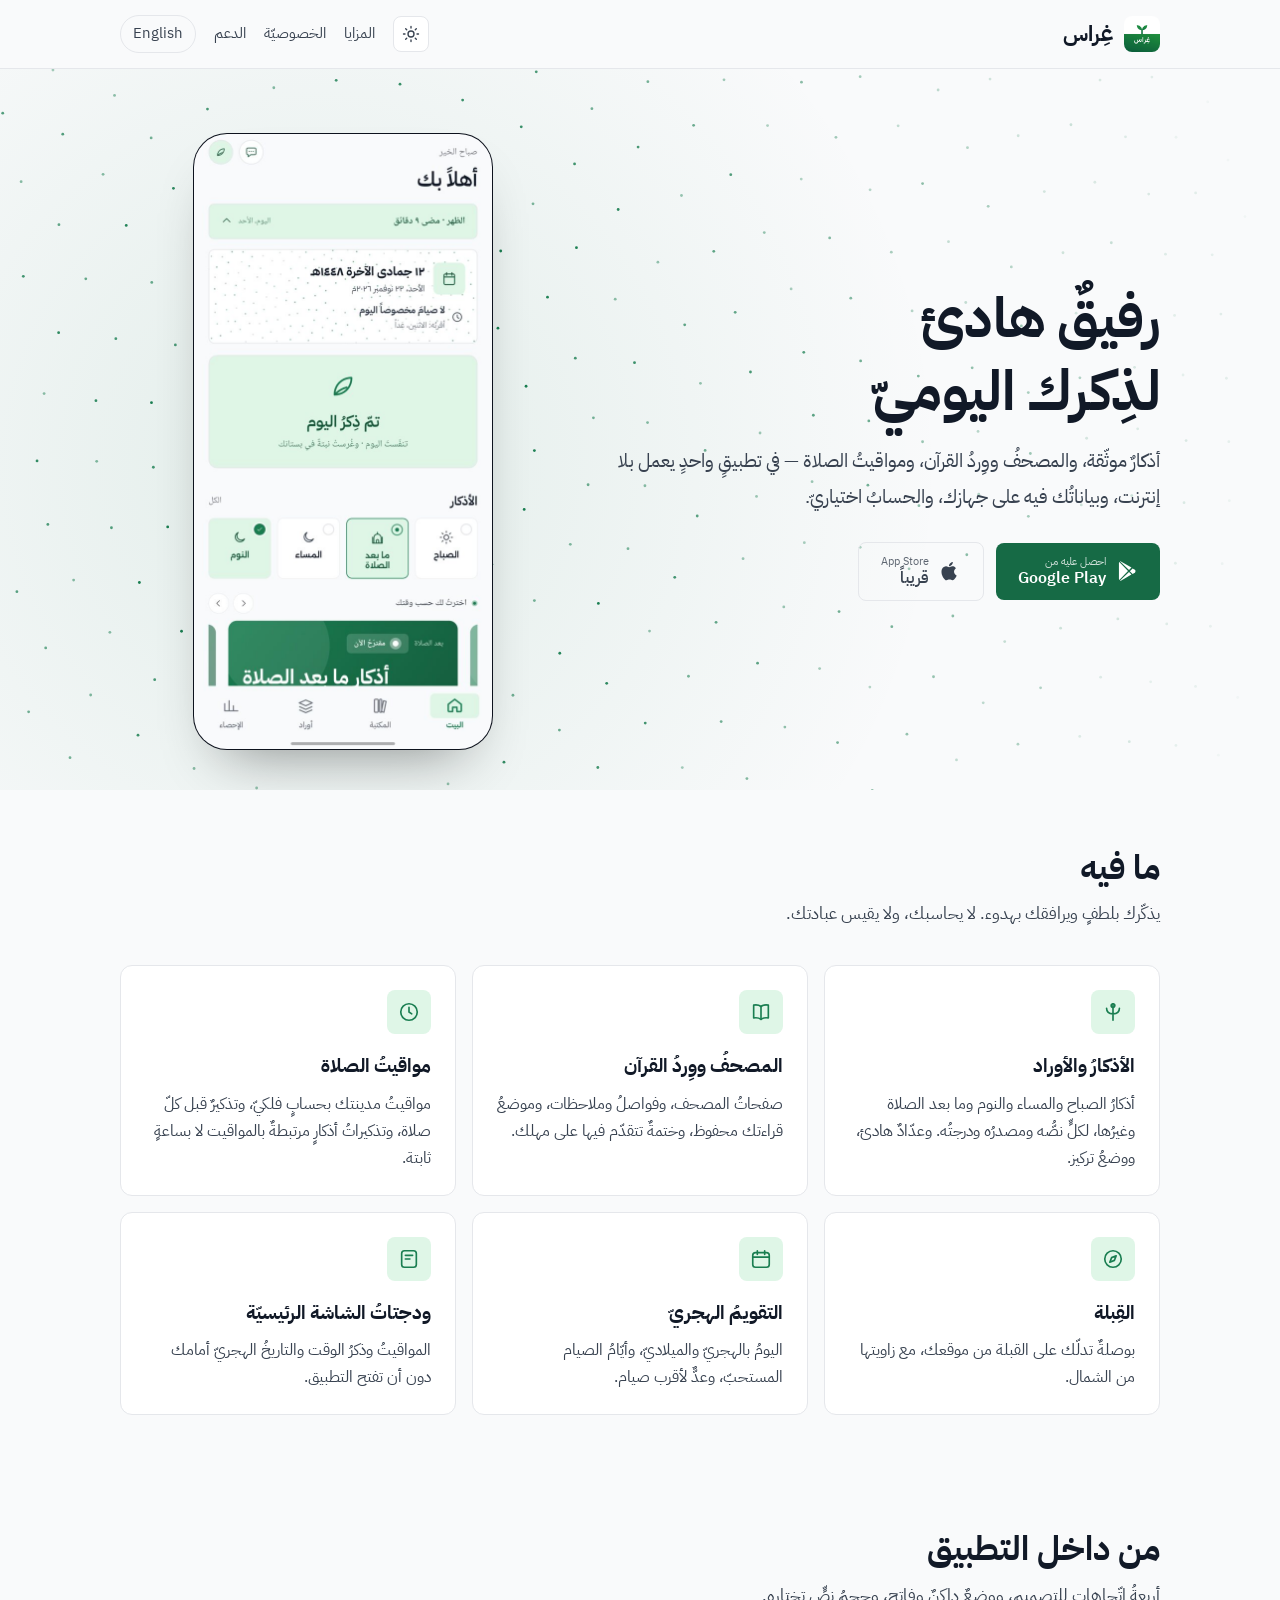
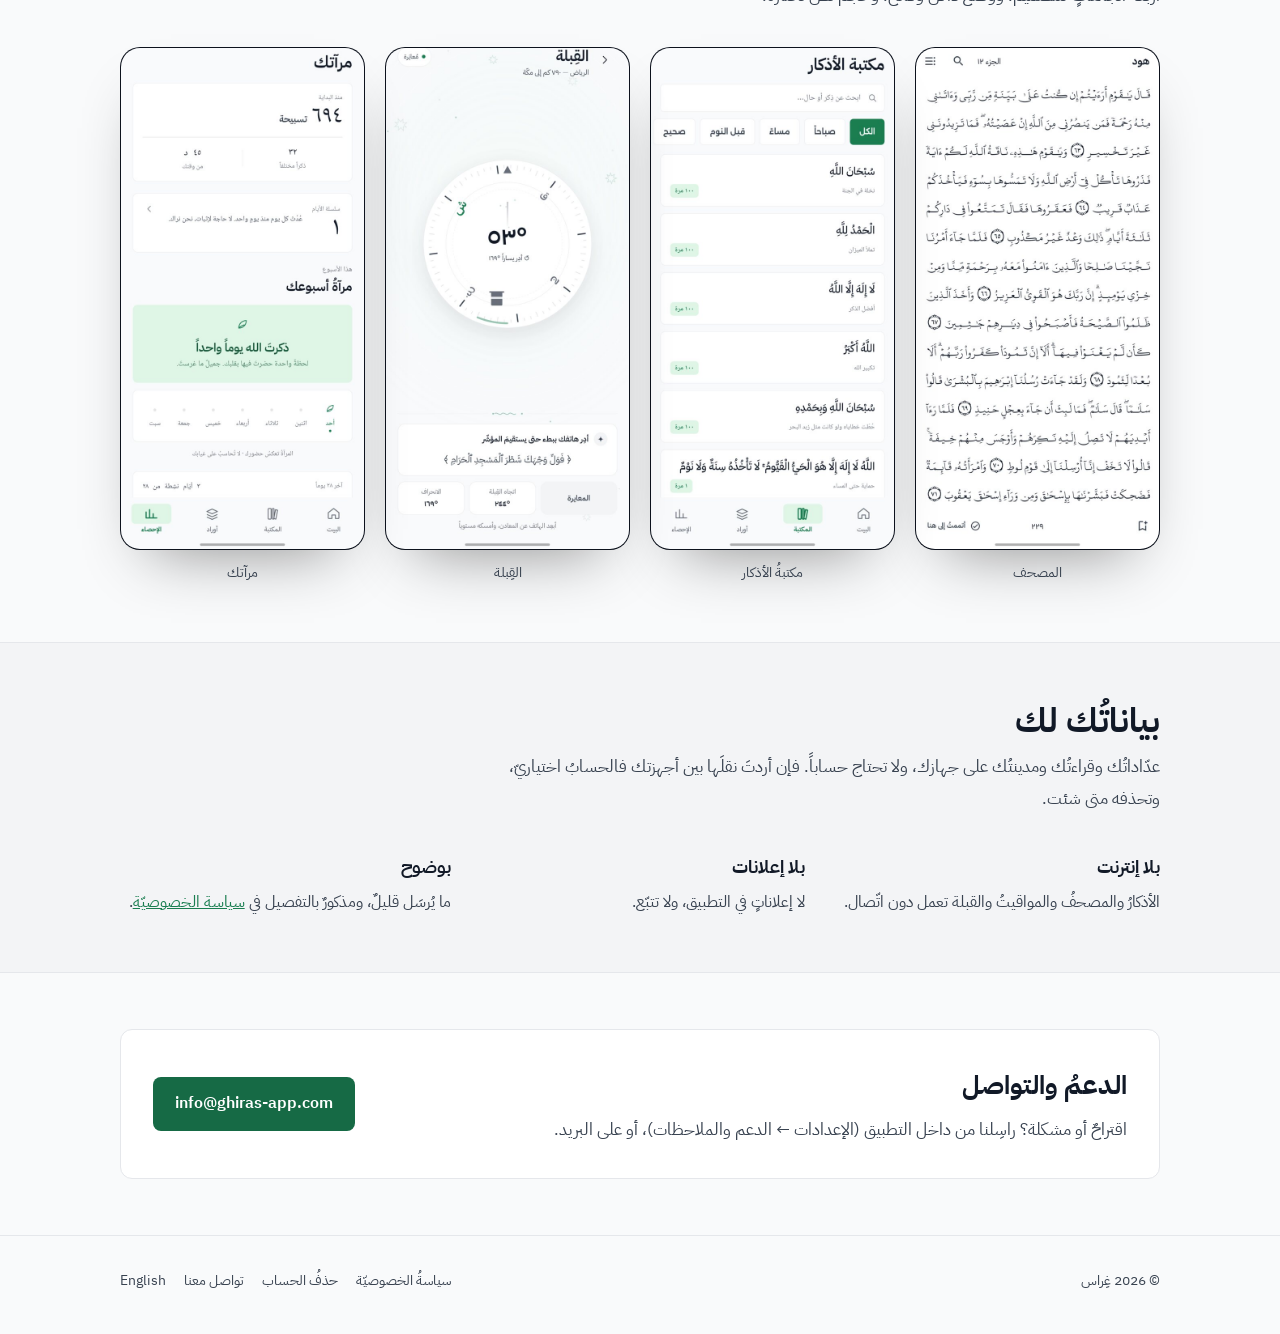
<file: index.html>
<!doctype html>
<html lang="ar" dir="rtl">
<head>
<meta charset="utf-8">
<meta name="viewport" content="width=device-width, initial-scale=1">
<title>غِراس · ذِكرك اليوميّ</title>
<meta name="description" content="غِراس رفيقٌ هادئ للذكر اليوميّ: أذكارٌ موثّقة، والمصحفُ ووِردُ القرآن، ومواقيتُ الصلاة. يعمل بلا إنترنت، وبياناتُك على جهازك، والحسابُ اختياريّ.">
<meta name="theme-color" content="#0D121C">
<link rel="canonical" href="https://ghiras-app.com/">
<link rel="alternate" hreflang="ar" href="https://ghiras-app.com/">
<link rel="alternate" hreflang="en" href="https://ghiras-app.com/en/">
<meta property="og:title" content="غِراس · ذِكرك اليوميّ">
<meta property="og:description" content="أذكارٌ ومصحفٌ ومواقيتُ صلاة — بلا إنترنت، وبياناتُك على جهازك.">
<meta property="og:image" content="https://ghiras-app.com/assets/img/og.png">
<meta property="og:url" content="https://ghiras-app.com/">
<meta property="og:locale" content="ar_SA">
<meta name="twitter:card" content="summary_large_image">
<link rel="icon" type="image/png" href="/assets/img/favicon.png">
<link rel="apple-touch-icon" href="/assets/img/apple-touch-icon.png">
<link rel="preconnect" href="https://fonts.googleapis.com">
<link rel="preconnect" href="https://fonts.gstatic.com" crossorigin>
<link href="https://fonts.googleapis.com/css2?family=IBM+Plex+Sans+Arabic:wght@400;600;700&display=swap" rel="stylesheet">
<script>try{var t=localStorage.getItem("ghiras-theme");if(t==="dark"||t==="light")document.documentElement.setAttribute("data-theme",t)}catch(e){}</script>
<link rel="stylesheet" href="/assets/style.css">
</head>
<body>
<header class="top">
  <div class="wrap">
    <a class="brand" href="/"><img src="/assets/img/icon-256.png" alt="" width="36" height="36">غِراس</a>
    <nav class="nav"><button class="theme-btn" type="button" aria-label="الوضع الداكن أو الفاتح"><svg class="sun" viewBox="0 0 24 24" fill="none" stroke="currentColor" stroke-width="1.8" stroke-linecap="round" aria-hidden="true"><circle cx="12" cy="12" r="4"/><path d="M12 2v2M12 20v2M4.9 4.9l1.4 1.4M17.7 17.7l1.4 1.4M2 12h2M20 12h2M4.9 19.1l1.4-1.4M17.7 6.3l1.4-1.4"/></svg><svg class="moon" viewBox="0 0 24 24" fill="none" stroke="currentColor" stroke-width="1.8" stroke-linecap="round" stroke-linejoin="round" aria-hidden="true"><path d="M20 14.5A8 8 0 0 1 9.5 4a8 8 0 1 0 10.5 10.5z"/></svg></button>
      <a class="hide-sm" href="#features">المزايا</a>
      <a class="hide-sm" href="/privacy/">الخصوصيّة</a>
      <a class="hide-sm" href="#support">الدعم</a>
      <a class="lang" href="/en/" hreflang="en" lang="en">English</a>
    </nav>
  </div>
</header>

<main>
  <section class="hero">
    <div class="wrap">
      <div>
        <h1>رفيقٌ هادئ<br>لذِكرك اليوميّ</h1>
        <p class="lead">أذكارٌ موثّقة، والمصحفُ ووِردُ القرآن، ومواقيتُ الصلاة — في تطبيقٍ واحدٍ يعمل بلا إنترنت، وبياناتُك فيه على جهازك، والحسابُ اختياريّ.</p>
        <div class="cta">
          <a class="btn" href="https://play.google.com/store/apps/details?id=app.ghiraas.ghiraas" rel="noopener">
            <svg viewBox="0 0 24 24" fill="currentColor" aria-hidden="true"><path d="M3.6 2.3c-.3.3-.4.7-.4 1.2v17c0 .5.1.9.4 1.2l9.5-9.7L3.6 2.3zm10.6 8.6 2.7-2.8L5.3 1.5c-.4-.2-.8-.3-1.1-.2l10 9.6zm0 2.2-10 9.6c.3.1.7 0 1.1-.2l11.6-6.6-2.7-2.8zm6.4-2.4-2.5-1.4-3 3 3 3 2.5-1.4c.9-.5.9-2.7 0-3.2z"/></svg>
            <span><small>احصل عليه من</small>Google Play</span>
          </a>
          <span class="btn ghost">
            <svg viewBox="0 0 24 24" fill="currentColor" aria-hidden="true"><path d="M16.4 12.6c0-2.4 2-3.6 2.1-3.7-1.2-1.7-3-1.9-3.6-2-1.5-.2-3 .9-3.8.9-.8 0-2-.9-3.3-.9-1.7 0-3.3 1-4.2 2.5-1.8 3.1-.5 7.7 1.3 10.2.9 1.2 1.9 2.6 3.2 2.6 1.3-.1 1.8-.8 3.3-.8s2 .8 3.3.8c1.4 0 2.3-1.2 3.1-2.5 1-1.4 1.4-2.8 1.4-2.9 0 0-2.8-1.1-2.8-4.2zM14 5.3c.7-.9 1.2-2 1-3.2-1 0-2.3.7-3 1.6-.7.8-1.2 2-1.1 3.1 1.2.1 2.3-.6 3.1-1.5z"/></svg>
            <span><small>App Store</small>قريباً</span>
          </span>
        </div>
      </div>
      <div class="shot"><img src="/assets/img/home.jpg" data-light="/assets/img/light/home.jpg" alt="الشاشة الرئيسيّة في غِراس: مواقيتُ اليوم، والتاريخُ الهجريّ، وذكرُ اليوم" width="600" height="1238"></div>
    </div>
  </section>

  <section id="features">
    <div class="wrap">
      <h2 class="section-title">ما فيه</h2>
      <p class="section-sub">يذكّرك بلطفٍ ويرافقك بهدوء. لا يحاسبك، ولا يقيس عبادتك.</p>
      <div class="features">
        <div class="feature">
          <div class="ic"><svg viewBox="0 0 24 24" fill="none" stroke="currentColor" stroke-width="1.8" stroke-linecap="round" stroke-linejoin="round" aria-hidden="true"><path d="M12 3v18M5 8c0 4 3 6 7 6s7-2 7-6"/><circle cx="12" cy="5" r="2"/></svg></div>
          <h3>الأذكارُ والأوراد</h3>
          <p>أذكارُ الصباح والمساء والنوم وما بعد الصلاة وغيرُها، لكلٍّ نصُّه ومصدرُه ودرجتُه. وعدّادٌ هادئ، ووضعُ تركيز.</p>
        </div>
        <div class="feature">
          <div class="ic"><svg viewBox="0 0 24 24" fill="none" stroke="currentColor" stroke-width="1.8" stroke-linecap="round" stroke-linejoin="round" aria-hidden="true"><path d="M12 6c-2-1.5-5-2-8-1.5v14c3-.5 6 0 8 1.5 2-1.5 5-2 8-1.5v-14c-3-.5-6 0-8 1.5z"/><path d="M12 6v14"/></svg></div>
          <h3>المصحفُ ووِردُ القرآن</h3>
          <p>صفحاتُ المصحف، وفواصلُ وملاحظات، وموضعُ قراءتك محفوظ، وختمةٌ تتقدّم فيها على مهلك.</p>
        </div>
        <div class="feature">
          <div class="ic"><svg viewBox="0 0 24 24" fill="none" stroke="currentColor" stroke-width="1.8" stroke-linecap="round" stroke-linejoin="round" aria-hidden="true"><circle cx="12" cy="12" r="9"/><path d="M12 7v5l3 2"/></svg></div>
          <h3>مواقيتُ الصلاة</h3>
          <p>مواقيتُ مدينتك بحسابٍ فلكيّ، وتذكيرٌ قبل كلّ صلاة، وتذكيراتُ أذكارٍ مرتبطةٌ بالمواقيت لا بساعةٍ ثابتة.</p>
        </div>
        <div class="feature">
          <div class="ic"><svg viewBox="0 0 24 24" fill="none" stroke="currentColor" stroke-width="1.8" stroke-linecap="round" stroke-linejoin="round" aria-hidden="true"><circle cx="12" cy="12" r="9"/><path d="m15.5 8.5-2 5-5 2 2-5z"/></svg></div>
          <h3>القِبلة</h3>
          <p>بوصلةٌ تدلّك على القبلة من موقعك، مع زاويتها من الشمال.</p>
        </div>
        <div class="feature">
          <div class="ic"><svg viewBox="0 0 24 24" fill="none" stroke="currentColor" stroke-width="1.8" stroke-linecap="round" stroke-linejoin="round" aria-hidden="true"><rect x="3" y="5" width="18" height="16" rx="3"/><path d="M3 10h18M8 3v4M16 3v4"/></svg></div>
          <h3>التقويمُ الهجريّ</h3>
          <p>اليومُ بالهجريّ والميلاديّ، وأيّامُ الصيام المستحبّ، وعدٌّ لأقرب صيام.</p>
        </div>
        <div class="feature">
          <div class="ic"><svg viewBox="0 0 24 24" fill="none" stroke="currentColor" stroke-width="1.8" stroke-linecap="round" stroke-linejoin="round" aria-hidden="true"><rect x="4" y="3" width="16" height="18" rx="3"/><path d="M8 8h8M8 12h5"/></svg></div>
          <h3>ودجتاتُ الشاشة الرئيسيّة</h3>
          <p>المواقيتُ وذكرُ الوقت والتاريخُ الهجريّ أمامك دون أن تفتح التطبيق.</p>
        </div>
      </div>
    </div>
  </section>

  <section>
    <div class="wrap">
      <h2 class="section-title">من داخل التطبيق</h2>
      <p class="section-sub">أربعةُ اتّجاهاتٍ للتصميم، ووضعٌ داكنٌ وفاتح، وحجمُ نصٍّ تختاره.</p>
      <div class="gallery">
        <figure><div class="shot"><img src="/assets/img/mushaf.jpg" data-light="/assets/img/light/mushaf.jpg" alt="صفحةٌ من المصحف" loading="lazy" width="600" height="1238"></div><figcaption>المصحف</figcaption></figure>
        <figure><div class="shot"><img src="/assets/img/library.jpg" data-light="/assets/img/light/library.jpg" alt="مكتبةُ الأذكار" loading="lazy" width="600" height="1238"></div><figcaption>مكتبةُ الأذكار</figcaption></figure>
        <figure><div class="shot"><img src="/assets/img/qibla.jpg" data-light="/assets/img/light/qibla.jpg" alt="بوصلةُ القبلة" loading="lazy" width="600" height="1238"></div><figcaption>القِبلة</figcaption></figure>
        <figure><div class="shot"><img src="/assets/img/stats.jpg" data-light="/assets/img/light/stats.jpg" alt="مرآتك: أيّامُك وأسبوعُك" loading="lazy" width="600" height="1238"></div><figcaption>مرآتك</figcaption></figure>
      </div>
    </div>
  </section>

  <section class="privacy-band">
    <div class="wrap">
      <h2 class="section-title">بياناتُك لك</h2>
      <p class="section-sub">عدّاداتُك وقراءتُك ومدينتُك على جهازك، ولا تحتاج حساباً. فإن أردتَ نقلَها بين أجهزتك فالحسابُ اختياريّ، وتحذفه متى شئت.</p>
      <div class="points">
        <div><h3>بلا إنترنت</h3><p>الأذكارُ والمصحفُ والمواقيتُ والقبلة تعمل دون اتّصال.</p></div>
        <div><h3>بلا إعلانات</h3><p>لا إعلاناتٍ في التطبيق، ولا تتبّع.</p></div>
        <div><h3>بوضوح</h3><p>ما يُرسَل قليلٌ، ومذكورٌ بالتفصيل في <a href="/privacy/">سياسة الخصوصيّة</a>.</p></div>
      </div>
    </div>
  </section>

  <section id="support">
    <div class="wrap">
      <div class="support-card">
        <div>
          <h2>الدعمُ والتواصل</h2>
          <p>اقتراحٌ أو مشكلة؟ راسِلنا من داخل التطبيق (الإعدادات ← الدعم والملاحظات)، أو على البريد.</p>
        </div>
        <a class="btn" href="mailto:info@ghiras-app.com">info@ghiras-app.com</a>
      </div>
    </div>
  </section>
</main>

<footer class="foot">
  <div class="wrap">
    <span>© 2026 غِراس</span>
    <nav>
      <a href="/privacy/">سياسةُ الخصوصيّة</a>
      <a href="/delete-account/">حذفُ الحساب</a>
      <a href="mailto:info@ghiras-app.com">تواصل معنا</a>
      <a href="/en/" hreflang="en" lang="en">English</a>
    </nav>
  </div>
</footer>
<script src="/assets/site.js" defer></script>
</body>
</html>
</file>
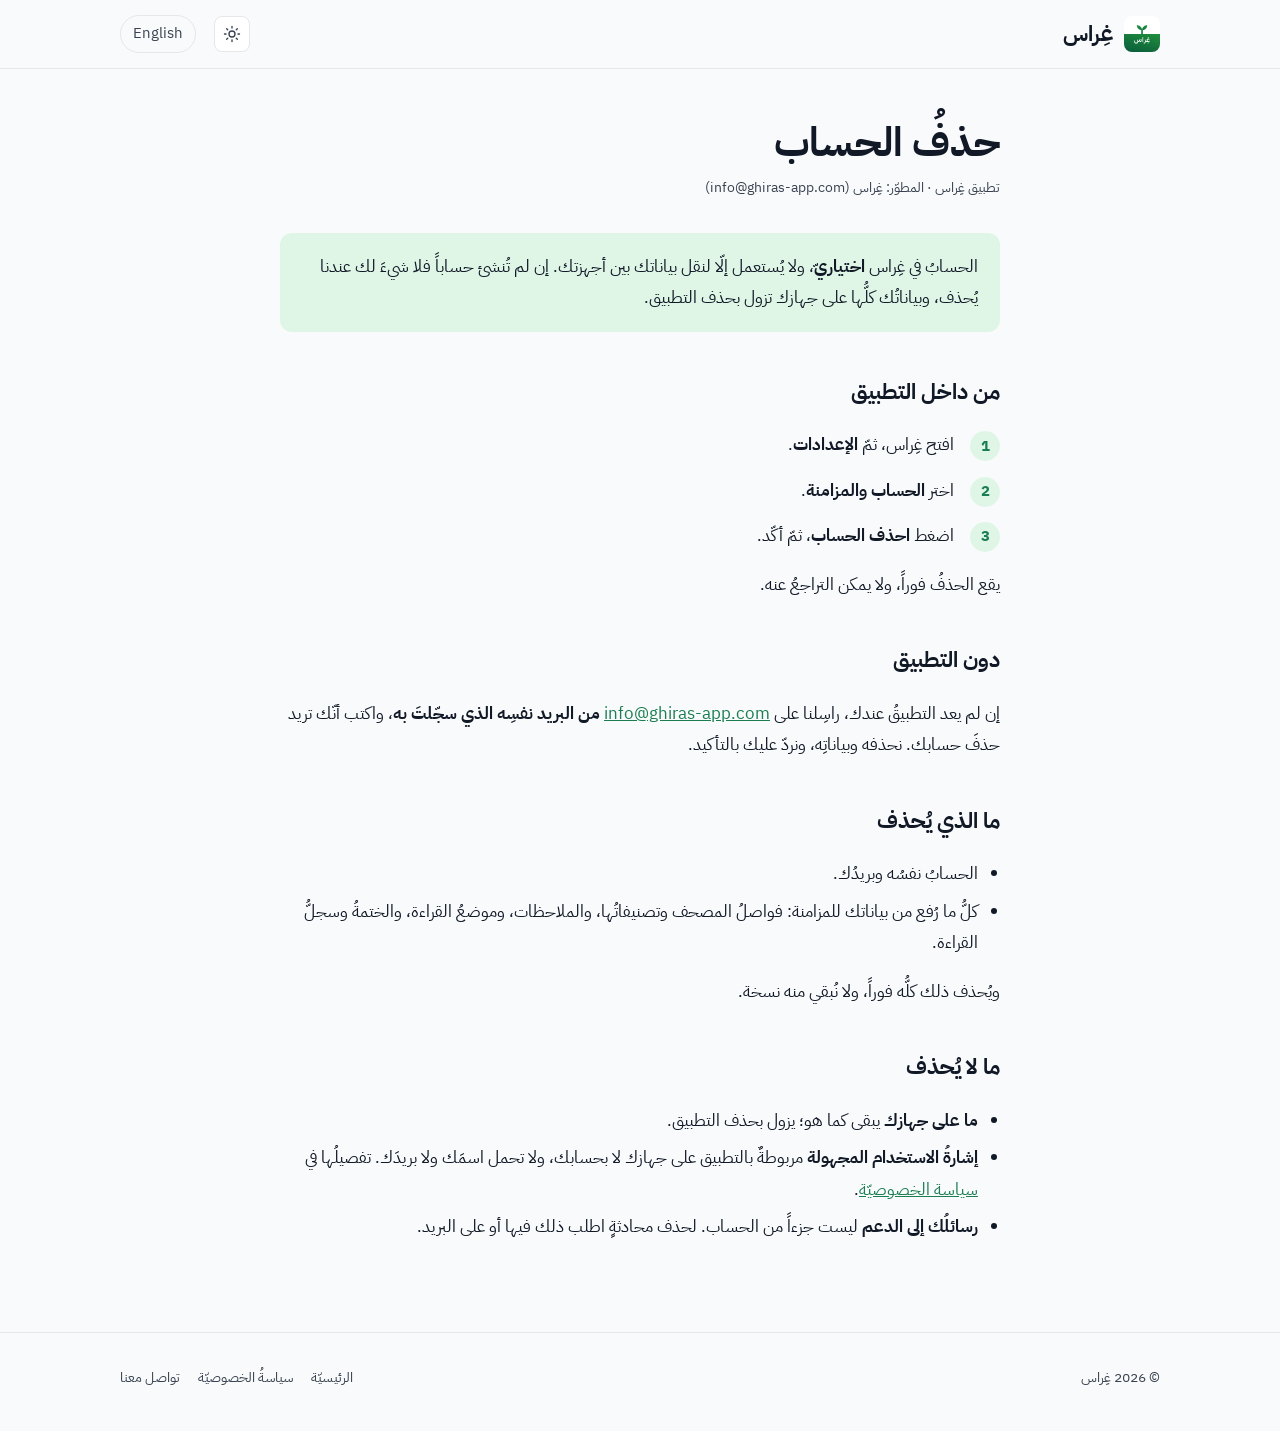
<file: delete-account/index.html>
<!doctype html>
<html lang="ar" dir="rtl">
<head>
<meta charset="utf-8">
<meta name="viewport" content="width=device-width, initial-scale=1">
<title>حذفُ الحساب · غِراس</title>
<meta name="description" content="كيف تحذف حسابَك في غِراس وبياناتِك المحفوظة لدينا.">
<meta name="theme-color" content="#0D121C">
<link rel="canonical" href="https://ghiras-app.com/delete-account/">
<link rel="alternate" hreflang="ar" href="https://ghiras-app.com/delete-account/">
<link rel="alternate" hreflang="en" href="https://ghiras-app.com/en/delete-account/">
<link rel="icon" type="image/png" href="/assets/img/favicon.png">
<link rel="preconnect" href="https://fonts.googleapis.com">
<link rel="preconnect" href="https://fonts.gstatic.com" crossorigin>
<link href="https://fonts.googleapis.com/css2?family=IBM+Plex+Sans+Arabic:wght@400;600;700&display=swap" rel="stylesheet">
<script>try{var t=localStorage.getItem("ghiras-theme");if(t==="dark"||t==="light")document.documentElement.setAttribute("data-theme",t)}catch(e){}</script>
<link rel="stylesheet" href="/assets/style.css">
</head>
<body>
<header class="top">
  <div class="wrap">
    <a class="brand" href="/"><img src="/assets/img/icon-256.png" alt="" width="36" height="36">غِراس</a>
    <nav class="nav"><button class="theme-btn" type="button" aria-label="الوضع الداكن أو الفاتح"><svg class="sun" viewBox="0 0 24 24" fill="none" stroke="currentColor" stroke-width="1.8" stroke-linecap="round" aria-hidden="true"><circle cx="12" cy="12" r="4"/><path d="M12 2v2M12 20v2M4.9 4.9l1.4 1.4M17.7 17.7l1.4 1.4M2 12h2M20 12h2M4.9 19.1l1.4-1.4M17.7 6.3l1.4-1.4"/></svg><svg class="moon" viewBox="0 0 24 24" fill="none" stroke="currentColor" stroke-width="1.8" stroke-linecap="round" stroke-linejoin="round" aria-hidden="true"><path d="M20 14.5A8 8 0 0 1 9.5 4a8 8 0 1 0 10.5 10.5z"/></svg></button><a class="lang" href="/en/delete-account/" hreflang="en" lang="en">English</a></nav>
  </div>
</header>

<main class="doc">
  <div class="wrap">
    <h1>حذفُ الحساب</h1>
    <p class="meta">تطبيق غِراس · المطوّر: غِراس (info@ghiras-app.com)</p>

    <div class="summary">الحسابُ في غِراس <strong>اختياريّ</strong>، ولا يُستعمل إلّا لنقل بياناتك بين أجهزتك. إن لم تُنشئ حساباً فلا شيءَ لك عندنا يُحذف، وبياناتُك كلُّها على جهازك تزول بحذف التطبيق.</div>

    <h2>من داخل التطبيق</h2>
    <ol class="steps">
      <li>افتح غِراس، ثمّ <strong>الإعدادات</strong>.</li>
      <li>اختر <strong>الحساب والمزامنة</strong>.</li>
      <li>اضغط <strong>احذف الحساب</strong>، ثمّ أكّد.</li>
    </ol>
    <p>يقع الحذفُ فوراً، ولا يمكن التراجعُ عنه.</p>

    <h2>دون التطبيق</h2>
    <p>إن لم يعد التطبيقُ عندك، راسِلنا على <a href="mailto:info@ghiras-app.com?subject=%D8%AD%D8%B0%D9%81%20%D8%A7%D9%84%D8%AD%D8%B3%D8%A7%D8%A8">info@ghiras-app.com</a> <strong>من البريد نفسِه الذي سجّلتَ به</strong>، واكتب أنّك تريد حذفَ حسابك. نحذفه وبياناتِه، ونردّ عليك بالتأكيد.</p>

    <h2>ما الذي يُحذف</h2>
    <ul>
      <li>الحسابُ نفسُه وبريدُك.</li>
      <li>كلُّ ما رُفع من بياناتك للمزامنة: فواصلُ المصحف وتصنيفاتُها، والملاحظات، وموضعُ القراءة، والختمةُ وسجلُّ القراءة.</li>
    </ul>
    <p>ويُحذف ذلك كلُّه فوراً، ولا نُبقي منه نسخة.</p>

    <h2>ما لا يُحذف</h2>
    <ul>
      <li><strong>ما على جهازك</strong> يبقى كما هو؛ يزول بحذف التطبيق.</li>
      <li><strong>إشارةُ الاستخدام المجهولة</strong> مربوطةٌ بالتطبيق على جهازك لا بحسابك، ولا تحمل اسمَك ولا بريدَك. تفصيلُها في <a href="/privacy/">سياسة الخصوصيّة</a>.</li>
      <li><strong>رسائلُك إلى الدعم</strong> ليست جزءاً من الحساب. لحذف محادثةٍ اطلب ذلك فيها أو على البريد.</li>
    </ul>
  </div>
</main>

<footer class="foot">
  <div class="wrap">
    <span>© 2026 غِراس</span>
    <nav>
      <a href="/">الرئيسيّة</a>
      <a href="/privacy/">سياسةُ الخصوصيّة</a>
      <a href="mailto:info@ghiras-app.com">تواصل معنا</a>
    </nav>
  </div>
</footer>
<script src="/assets/site.js" defer></script>
</body>
</html>
</file>
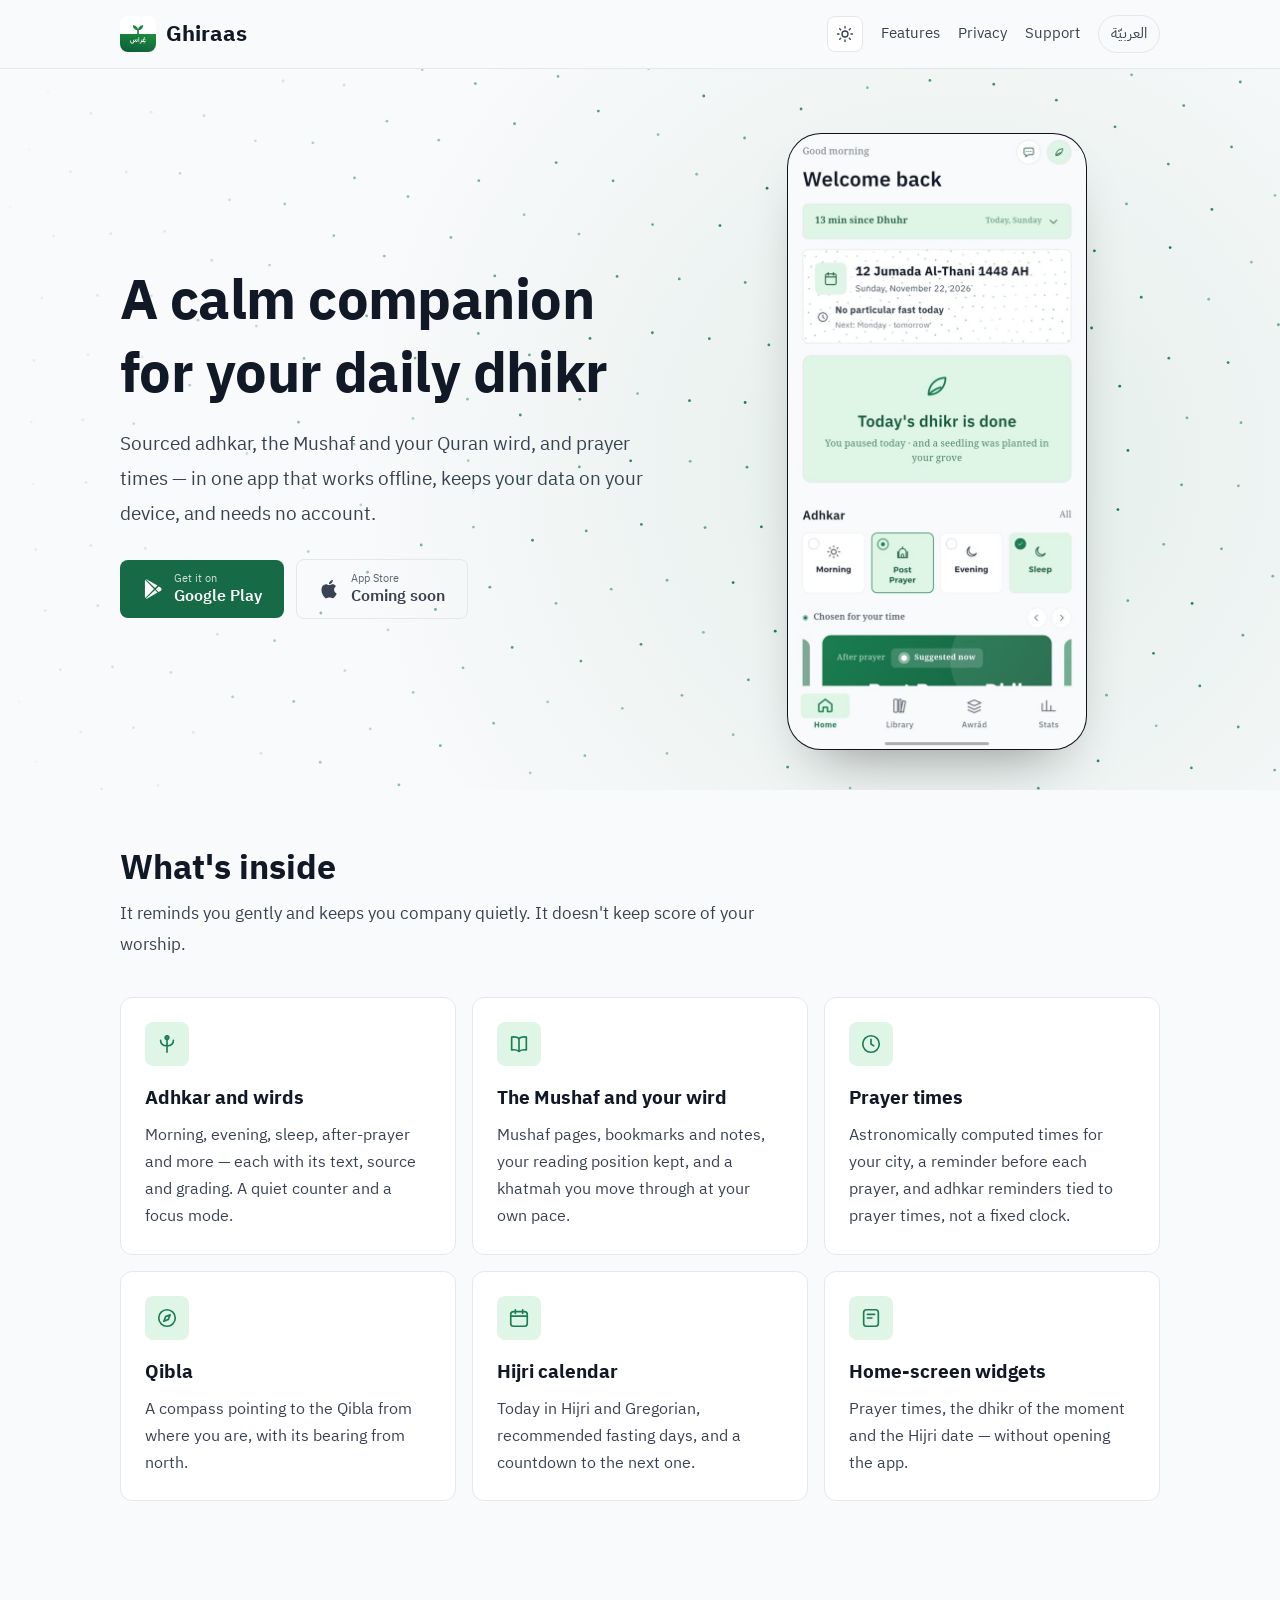
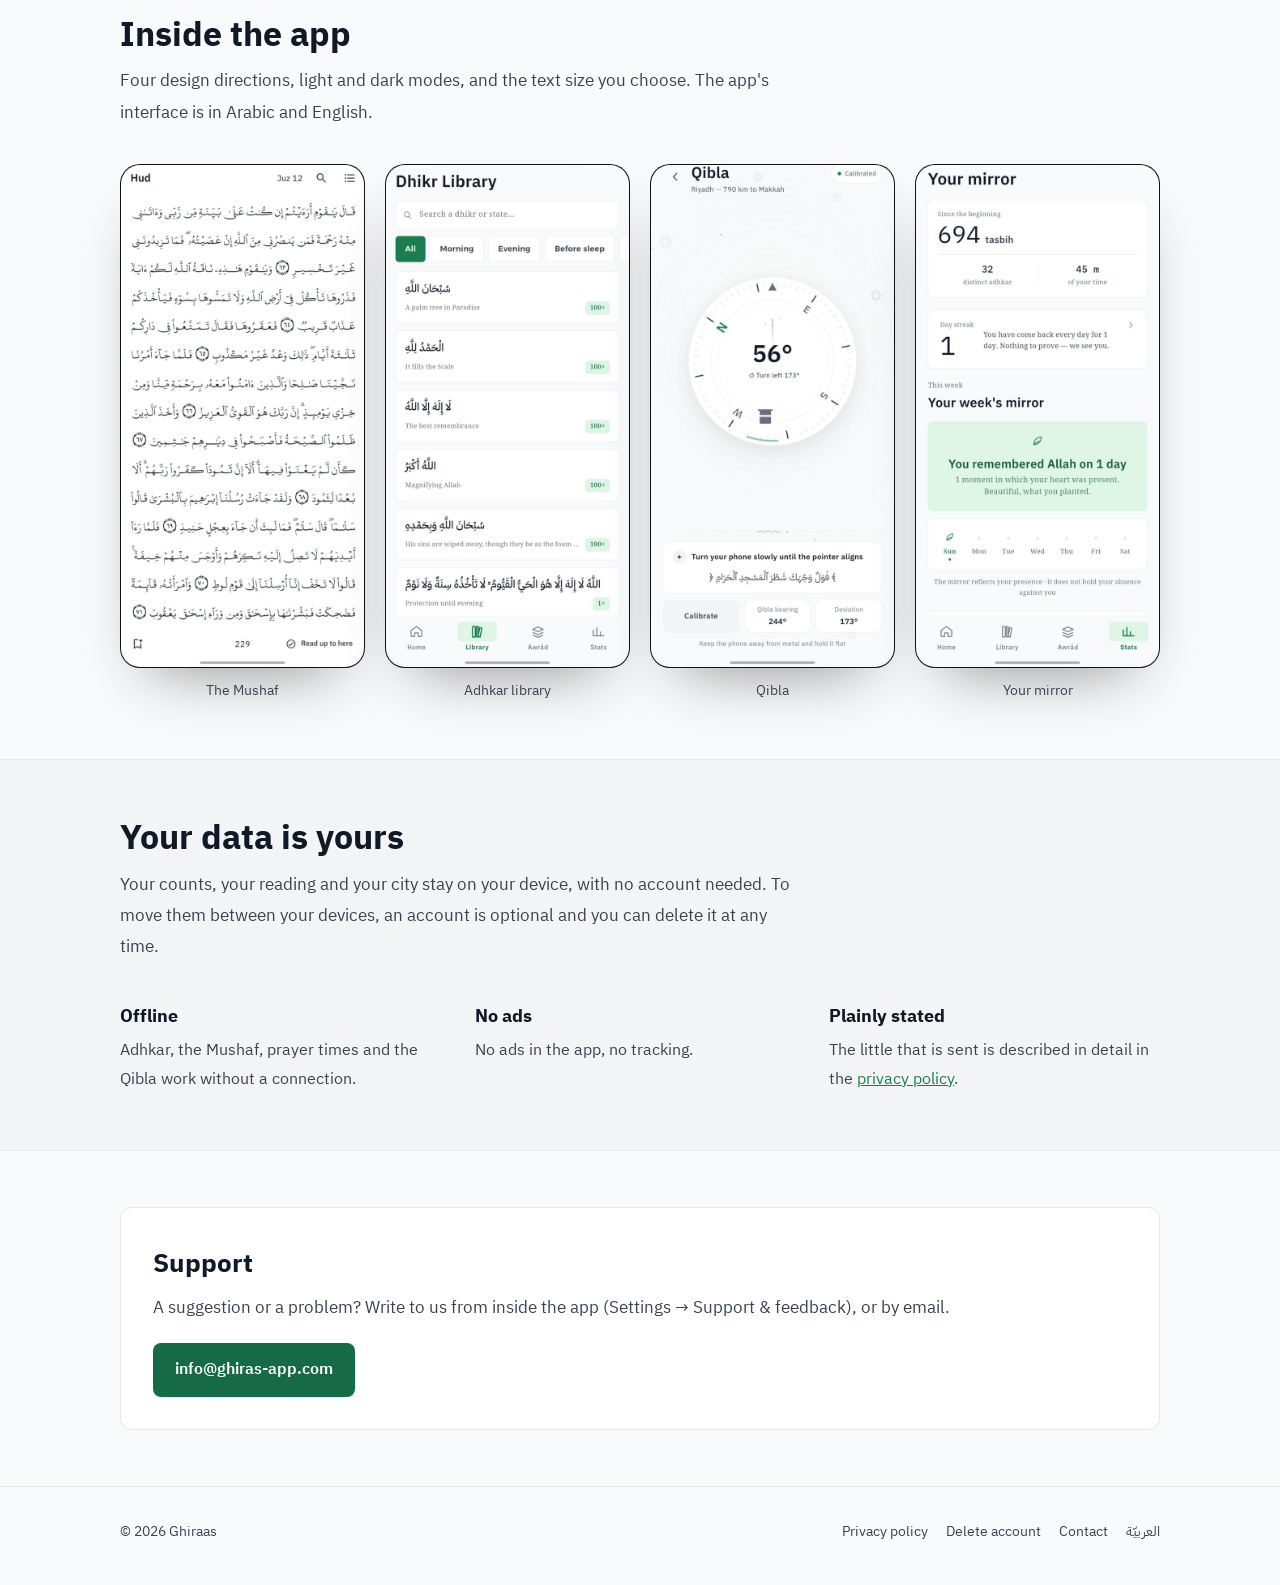
<file: en/index.html>
<!doctype html>
<html lang="en" dir="ltr">
<head>
<meta charset="utf-8">
<meta name="viewport" content="width=device-width, initial-scale=1">
<title>Ghiraas · Your daily dhikr</title>
<meta name="description" content="Ghiraas is a calm companion for daily dhikr: sourced adhkar, the Mushaf and your Quran wird, and prayer times. Works offline; your data stays on your device, and an account is optional.">
<meta name="theme-color" content="#0D121C">
<link rel="canonical" href="https://ghiras-app.com/en/">
<link rel="alternate" hreflang="ar" href="https://ghiras-app.com/">
<link rel="alternate" hreflang="en" href="https://ghiras-app.com/en/">
<meta property="og:title" content="Ghiraas · Your daily dhikr">
<meta property="og:description" content="Adhkar, the Mushaf and prayer times. Works offline; your data stays on your device, and an account is optional.">
<meta property="og:image" content="https://ghiras-app.com/assets/img/og.png">
<meta property="og:url" content="https://ghiras-app.com/en/">
<meta property="og:locale" content="en_US">
<meta name="twitter:card" content="summary_large_image">
<link rel="icon" type="image/png" href="/assets/img/favicon.png">
<link rel="apple-touch-icon" href="/assets/img/apple-touch-icon.png">
<link rel="preconnect" href="https://fonts.googleapis.com">
<link rel="preconnect" href="https://fonts.gstatic.com" crossorigin>
<link href="https://fonts.googleapis.com/css2?family=IBM+Plex+Sans+Arabic:wght@400;600;700&display=swap" rel="stylesheet">
<script>try{var t=localStorage.getItem("ghiras-theme");if(t==="dark"||t==="light")document.documentElement.setAttribute("data-theme",t)}catch(e){}</script>
<link rel="stylesheet" href="/assets/style.css">
</head>
<body>
<header class="top">
  <div class="wrap">
    <a class="brand" href="/en/"><img src="/assets/img/icon-256.png" alt="" width="36" height="36">Ghiraas</a>
    <nav class="nav"><button class="theme-btn" type="button" aria-label="Dark or light mode"><svg class="sun" viewBox="0 0 24 24" fill="none" stroke="currentColor" stroke-width="1.8" stroke-linecap="round" aria-hidden="true"><circle cx="12" cy="12" r="4"/><path d="M12 2v2M12 20v2M4.9 4.9l1.4 1.4M17.7 17.7l1.4 1.4M2 12h2M20 12h2M4.9 19.1l1.4-1.4M17.7 6.3l1.4-1.4"/></svg><svg class="moon" viewBox="0 0 24 24" fill="none" stroke="currentColor" stroke-width="1.8" stroke-linecap="round" stroke-linejoin="round" aria-hidden="true"><path d="M20 14.5A8 8 0 0 1 9.5 4a8 8 0 1 0 10.5 10.5z"/></svg></button>
      <a class="hide-sm" href="#features">Features</a>
      <a class="hide-sm" href="/en/privacy/">Privacy</a>
      <a class="hide-sm" href="#support">Support</a>
      <a class="lang" href="/" hreflang="ar" lang="ar">العربيّة</a>
    </nav>
  </div>
</header>

<main>
  <section class="hero">
    <div class="wrap">
      <div>
        <h1>A calm companion<br>for your daily dhikr</h1>
        <p class="lead">Sourced adhkar, the Mushaf and your Quran wird, and prayer times — in one app that works offline, keeps your data on your device, and needs no account.</p>
        <div class="cta">
          <a class="btn" href="https://play.google.com/store/apps/details?id=app.ghiraas.ghiraas" rel="noopener">
            <svg viewBox="0 0 24 24" fill="currentColor" aria-hidden="true"><path d="M3.6 2.3c-.3.3-.4.7-.4 1.2v17c0 .5.1.9.4 1.2l9.5-9.7L3.6 2.3zm10.6 8.6 2.7-2.8L5.3 1.5c-.4-.2-.8-.3-1.1-.2l10 9.6zm0 2.2-10 9.6c.3.1.7 0 1.1-.2l11.6-6.6-2.7-2.8zm6.4-2.4-2.5-1.4-3 3 3 3 2.5-1.4c.9-.5.9-2.7 0-3.2z"/></svg>
            <span><small>Get it on</small>Google Play</span>
          </a>
          <span class="btn ghost">
            <svg viewBox="0 0 24 24" fill="currentColor" aria-hidden="true"><path d="M16.4 12.6c0-2.4 2-3.6 2.1-3.7-1.2-1.7-3-1.9-3.6-2-1.5-.2-3 .9-3.8.9-.8 0-2-.9-3.3-.9-1.7 0-3.3 1-4.2 2.5-1.8 3.1-.5 7.7 1.3 10.2.9 1.2 1.9 2.6 3.2 2.6 1.3-.1 1.8-.8 3.3-.8s2 .8 3.3.8c1.4 0 2.3-1.2 3.1-2.5 1-1.4 1.4-2.8 1.4-2.9 0 0-2.8-1.1-2.8-4.2zM14 5.3c.7-.9 1.2-2 1-3.2-1 0-2.3.7-3 1.6-.7.8-1.2 2-1.1 3.1 1.2.1 2.3-.6 3.1-1.5z"/></svg>
            <span><small>App Store</small>Coming soon</span>
          </span>
        </div>
      </div>
      <div class="shot"><img src="/assets/img/en/home.jpg" data-light="/assets/img/en/light/home.jpg" alt="Ghiraas home screen: today's prayer times, the Hijri date and today's dhikr" width="600" height="1238"></div>
    </div>
  </section>

  <section id="features">
    <div class="wrap">
      <h2 class="section-title">What's inside</h2>
      <p class="section-sub">It reminds you gently and keeps you company quietly. It doesn't keep score of your worship.</p>
      <div class="features">
        <div class="feature">
          <div class="ic"><svg viewBox="0 0 24 24" fill="none" stroke="currentColor" stroke-width="1.8" stroke-linecap="round" stroke-linejoin="round" aria-hidden="true"><path d="M12 3v18M5 8c0 4 3 6 7 6s7-2 7-6"/><circle cx="12" cy="5" r="2"/></svg></div>
          <h3>Adhkar and wirds</h3>
          <p>Morning, evening, sleep, after-prayer and more — each with its text, source and grading. A quiet counter and a focus mode.</p>
        </div>
        <div class="feature">
          <div class="ic"><svg viewBox="0 0 24 24" fill="none" stroke="currentColor" stroke-width="1.8" stroke-linecap="round" stroke-linejoin="round" aria-hidden="true"><path d="M12 6c-2-1.5-5-2-8-1.5v14c3-.5 6 0 8 1.5 2-1.5 5-2 8-1.5v-14c-3-.5-6 0-8 1.5z"/><path d="M12 6v14"/></svg></div>
          <h3>The Mushaf and your wird</h3>
          <p>Mushaf pages, bookmarks and notes, your reading position kept, and a khatmah you move through at your own pace.</p>
        </div>
        <div class="feature">
          <div class="ic"><svg viewBox="0 0 24 24" fill="none" stroke="currentColor" stroke-width="1.8" stroke-linecap="round" stroke-linejoin="round" aria-hidden="true"><circle cx="12" cy="12" r="9"/><path d="M12 7v5l3 2"/></svg></div>
          <h3>Prayer times</h3>
          <p>Astronomically computed times for your city, a reminder before each prayer, and adhkar reminders tied to prayer times, not a fixed clock.</p>
        </div>
        <div class="feature">
          <div class="ic"><svg viewBox="0 0 24 24" fill="none" stroke="currentColor" stroke-width="1.8" stroke-linecap="round" stroke-linejoin="round" aria-hidden="true"><circle cx="12" cy="12" r="9"/><path d="m15.5 8.5-2 5-5 2 2-5z"/></svg></div>
          <h3>Qibla</h3>
          <p>A compass pointing to the Qibla from where you are, with its bearing from north.</p>
        </div>
        <div class="feature">
          <div class="ic"><svg viewBox="0 0 24 24" fill="none" stroke="currentColor" stroke-width="1.8" stroke-linecap="round" stroke-linejoin="round" aria-hidden="true"><rect x="3" y="5" width="18" height="16" rx="3"/><path d="M3 10h18M8 3v4M16 3v4"/></svg></div>
          <h3>Hijri calendar</h3>
          <p>Today in Hijri and Gregorian, recommended fasting days, and a countdown to the next one.</p>
        </div>
        <div class="feature">
          <div class="ic"><svg viewBox="0 0 24 24" fill="none" stroke="currentColor" stroke-width="1.8" stroke-linecap="round" stroke-linejoin="round" aria-hidden="true"><rect x="4" y="3" width="16" height="18" rx="3"/><path d="M8 8h8M8 12h5"/></svg></div>
          <h3>Home-screen widgets</h3>
          <p>Prayer times, the dhikr of the moment and the Hijri date — without opening the app.</p>
        </div>
      </div>
    </div>
  </section>

  <section>
    <div class="wrap">
      <h2 class="section-title">Inside the app</h2>
      <p class="section-sub">Four design directions, light and dark modes, and the text size you choose. The app's interface is in Arabic and English.</p>
      <div class="gallery">
        <figure><div class="shot"><img src="/assets/img/en/mushaf.jpg" data-light="/assets/img/en/light/mushaf.jpg" alt="A Mushaf page" loading="lazy" width="600" height="1238"></div><figcaption>The Mushaf</figcaption></figure>
        <figure><div class="shot"><img src="/assets/img/en/library.jpg" data-light="/assets/img/en/light/library.jpg" alt="The adhkar library" loading="lazy" width="600" height="1238"></div><figcaption>Adhkar library</figcaption></figure>
        <figure><div class="shot"><img src="/assets/img/en/qibla.jpg" data-light="/assets/img/en/light/qibla.jpg" alt="The Qibla compass" loading="lazy" width="600" height="1238"></div><figcaption>Qibla</figcaption></figure>
        <figure><div class="shot"><img src="/assets/img/en/stats.jpg" data-light="/assets/img/en/light/stats.jpg" alt="Your mirror: your days and your week" loading="lazy" width="600" height="1238"></div><figcaption>Your mirror</figcaption></figure>
      </div>
    </div>
  </section>

  <section class="privacy-band">
    <div class="wrap">
      <h2 class="section-title">Your data is yours</h2>
      <p class="section-sub">Your counts, your reading and your city stay on your device, with no account needed. To move them between your devices, an account is optional and you can delete it at any time.</p>
      <div class="points">
        <div><h3>Offline</h3><p>Adhkar, the Mushaf, prayer times and the Qibla work without a connection.</p></div>
        <div><h3>No ads</h3><p>No ads in the app, no tracking.</p></div>
        <div><h3>Plainly stated</h3><p>The little that is sent is described in detail in the <a href="/en/privacy/">privacy policy</a>.</p></div>
      </div>
    </div>
  </section>

  <section id="support">
    <div class="wrap">
      <div class="support-card">
        <div>
          <h2>Support</h2>
          <p>A suggestion or a problem? Write to us from inside the app (Settings → Support &amp; feedback), or by email.</p>
        </div>
        <a class="btn" href="mailto:info@ghiras-app.com">info@ghiras-app.com</a>
      </div>
    </div>
  </section>
</main>

<footer class="foot">
  <div class="wrap">
    <span>© 2026 Ghiraas</span>
    <nav>
      <a href="/en/privacy/">Privacy policy</a>
      <a href="/en/delete-account/">Delete account</a>
      <a href="mailto:info@ghiras-app.com">Contact</a>
      <a href="/" hreflang="ar" lang="ar">العربيّة</a>
    </nav>
  </div>
</footer>
<script src="/assets/site.js" defer></script>
</body>
</html>
</file>
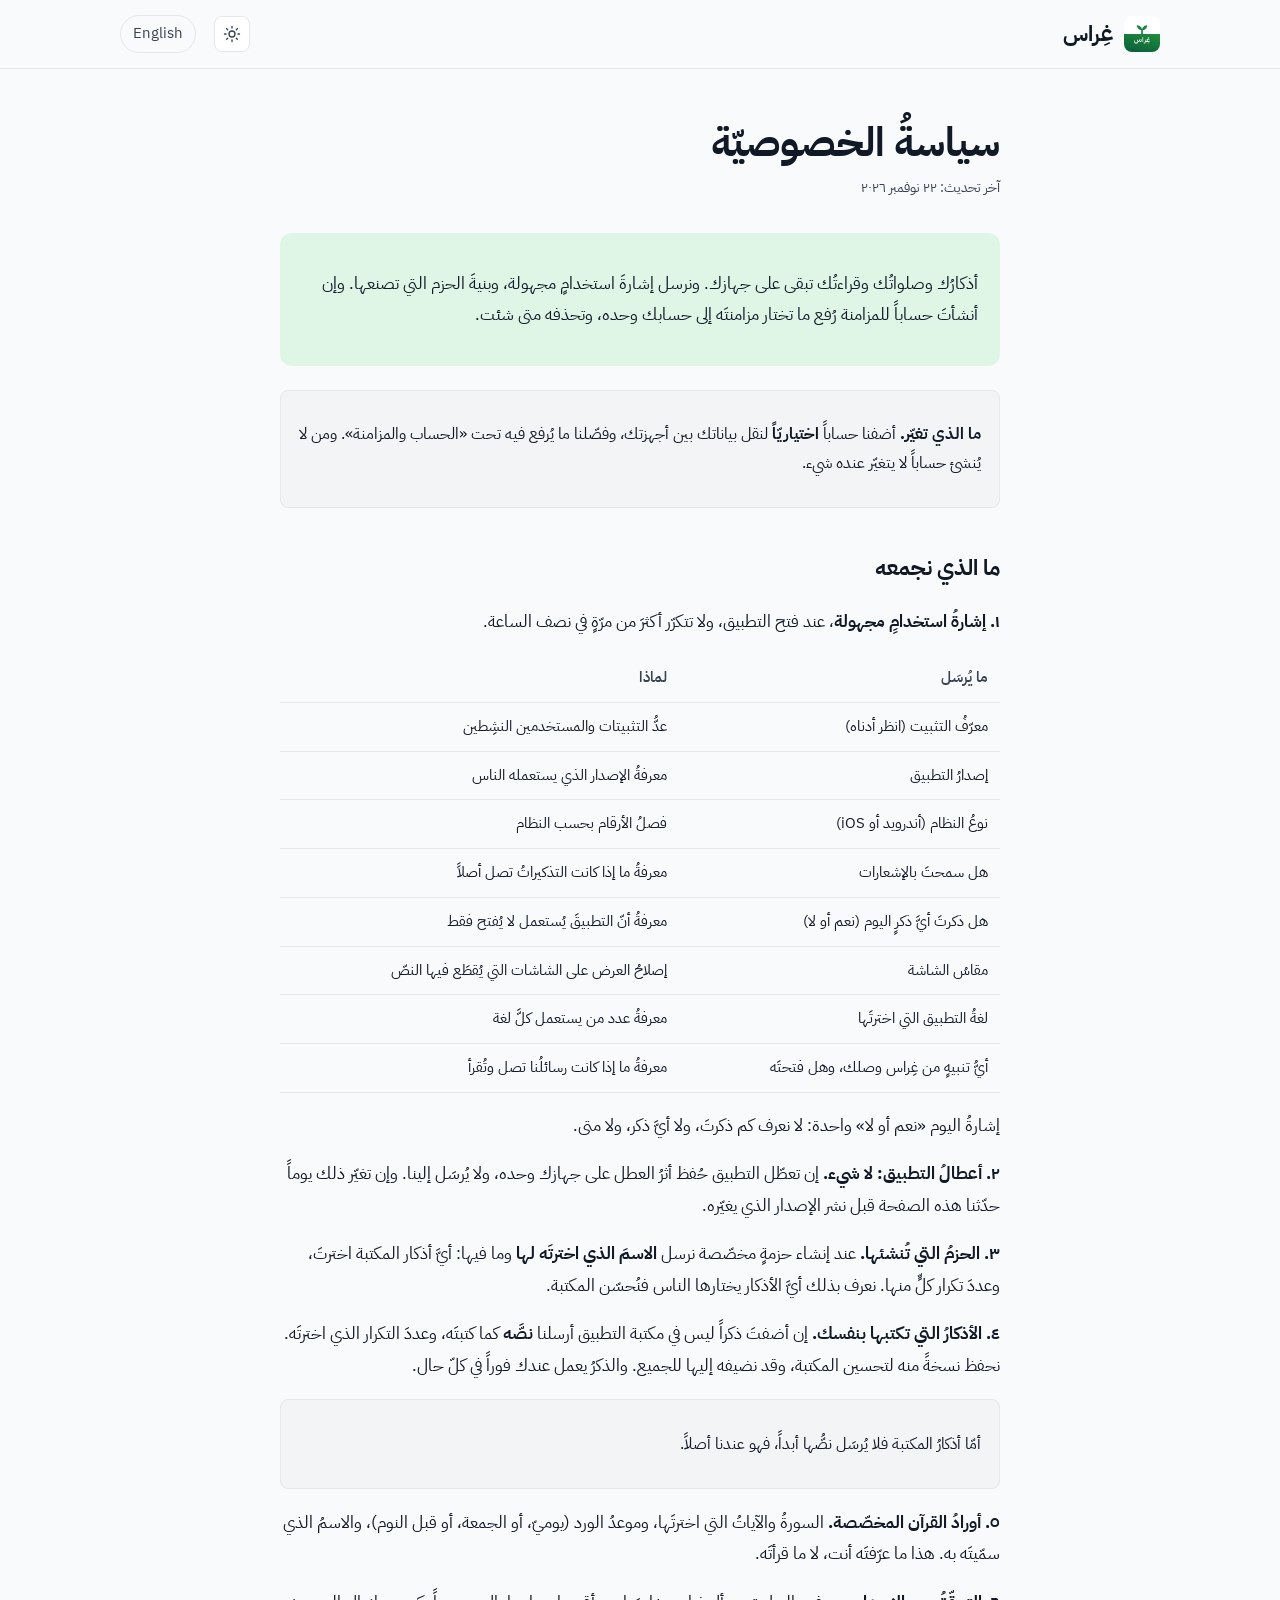
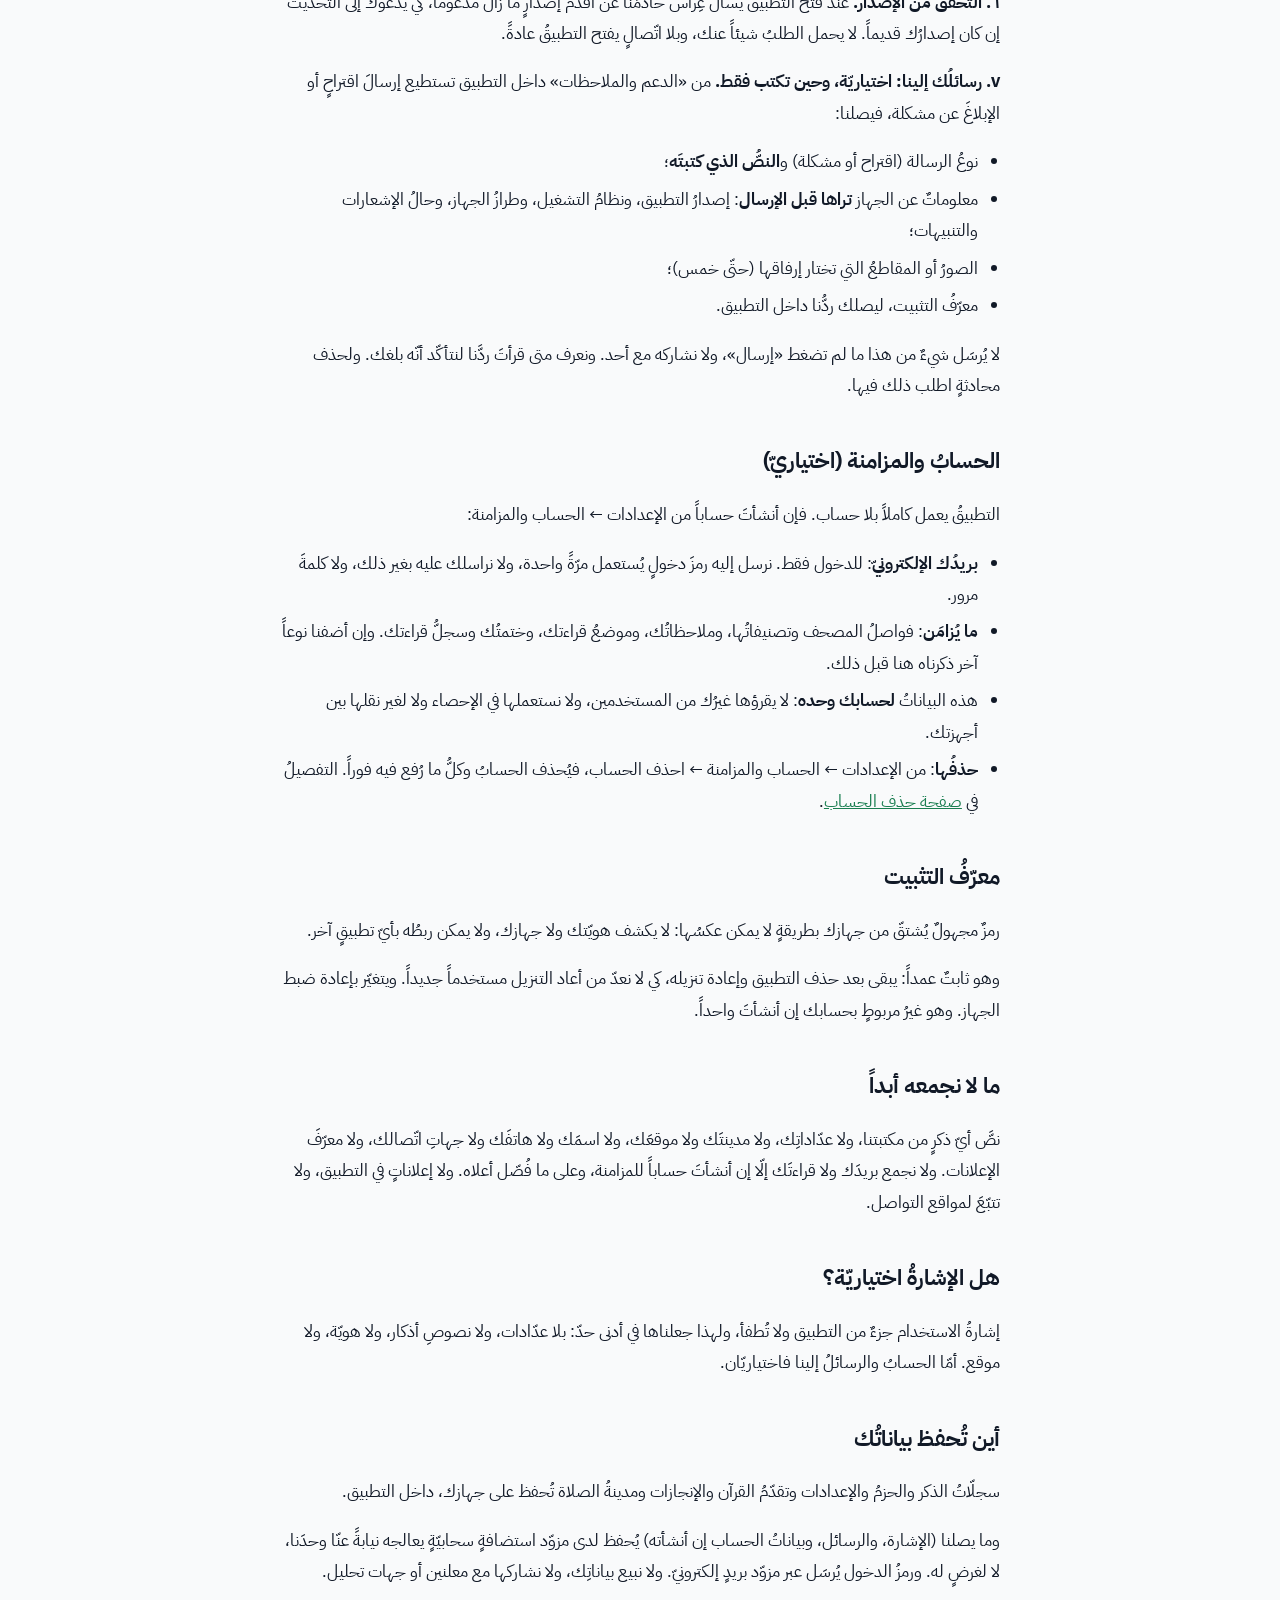
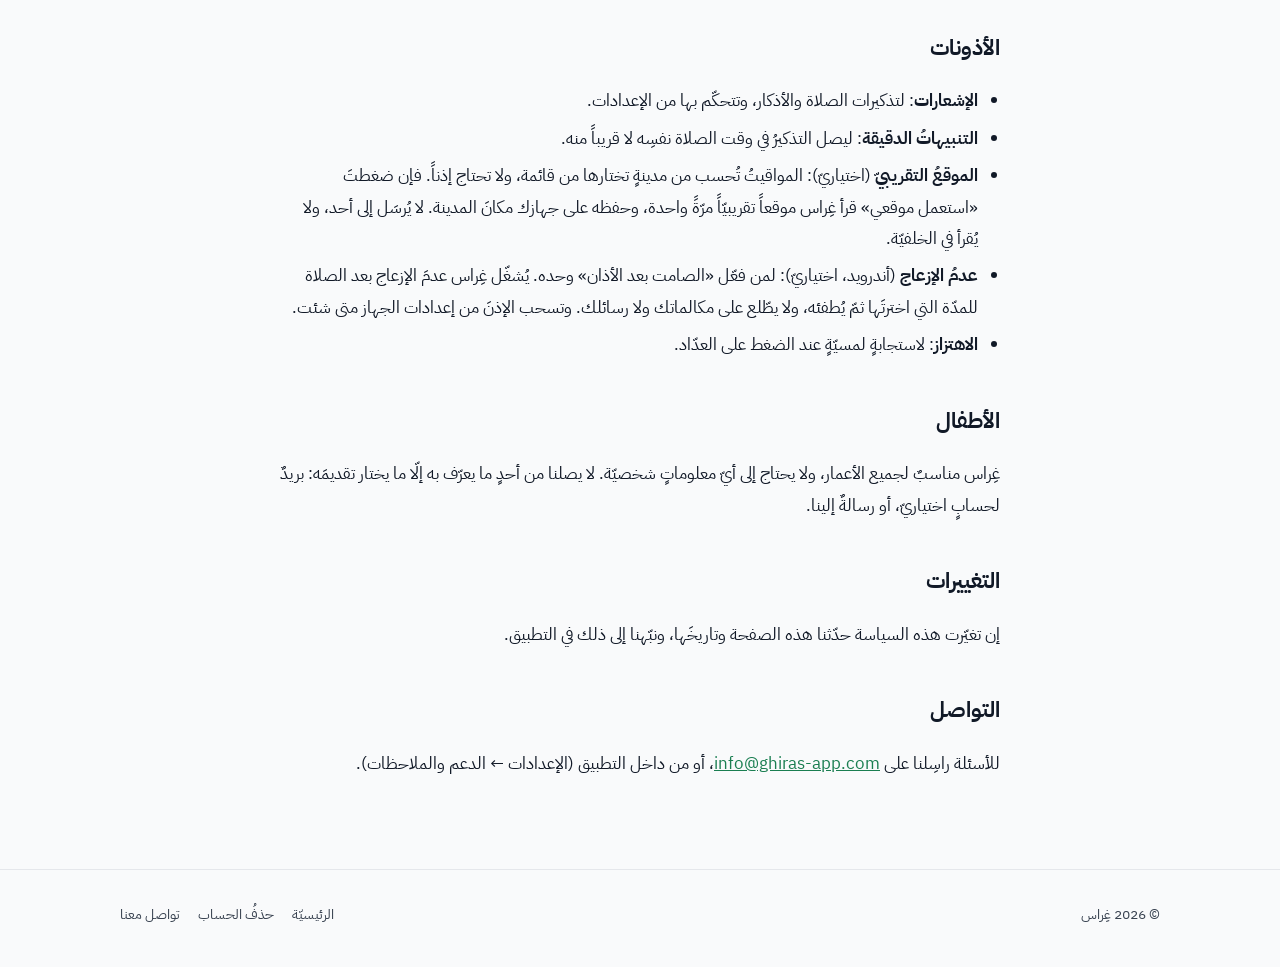
<file: privacy/index.html>
<!doctype html>
<html lang="ar" dir="rtl">
<head>
<meta charset="utf-8">
<meta name="viewport" content="width=device-width, initial-scale=1">
<title>سياسةُ الخصوصيّة · غِراس</title>
<meta name="description" content="ما يرسله غِراس ولماذا، وما لا يغادر جهازك أبداً.">
<meta name="theme-color" content="#0D121C">
<link rel="canonical" href="https://ghiras-app.com/privacy/">
<link rel="alternate" hreflang="ar" href="https://ghiras-app.com/privacy/">
<link rel="alternate" hreflang="en" href="https://ghiras-app.com/en/privacy/">
<link rel="icon" type="image/png" href="/assets/img/favicon.png">
<link rel="preconnect" href="https://fonts.googleapis.com">
<link rel="preconnect" href="https://fonts.gstatic.com" crossorigin>
<link href="https://fonts.googleapis.com/css2?family=IBM+Plex+Sans+Arabic:wght@400;600;700&display=swap" rel="stylesheet">
<script>try{var t=localStorage.getItem("ghiras-theme");if(t==="dark"||t==="light")document.documentElement.setAttribute("data-theme",t)}catch(e){}</script>
<link rel="stylesheet" href="/assets/style.css">
</head>
<body>
<header class="top">
  <div class="wrap">
    <a class="brand" href="/"><img src="/assets/img/icon-256.png" alt="" width="36" height="36">غِراس</a>
    <nav class="nav"><button class="theme-btn" type="button" aria-label="الوضع الداكن أو الفاتح"><svg class="sun" viewBox="0 0 24 24" fill="none" stroke="currentColor" stroke-width="1.8" stroke-linecap="round" aria-hidden="true"><circle cx="12" cy="12" r="4"/><path d="M12 2v2M12 20v2M4.9 4.9l1.4 1.4M17.7 17.7l1.4 1.4M2 12h2M20 12h2M4.9 19.1l1.4-1.4M17.7 6.3l1.4-1.4"/></svg><svg class="moon" viewBox="0 0 24 24" fill="none" stroke="currentColor" stroke-width="1.8" stroke-linecap="round" stroke-linejoin="round" aria-hidden="true"><path d="M20 14.5A8 8 0 0 1 9.5 4a8 8 0 1 0 10.5 10.5z"/></svg></button><a class="lang" href="/en/privacy/" hreflang="en" lang="en">English</a></nav>
  </div>
</header>
<main class="doc">
  <div class="wrap">
    <h1>سياسةُ الخصوصيّة</h1>
    <p class="meta">آخر تحديث: ٢٢ نوفمبر ٢٠٢٦</p>
<div class="summary"><p>أذكارُك وصلواتُك وقراءتُك تبقى على جهازك. ونرسل إشارةَ استخدامٍ مجهولة، وبنيةَ الحزم التي تصنعها. وإن أنشأتَ حساباً للمزامنة رُفع ما تختار مزامنتَه إلى حسابك وحده، وتحذفه متى شئت.</p></div>
<div class="note"><p><strong>ما الذي تغيّر.</strong> أضفنا حساباً <strong>اختياريّاً</strong> لنقل بياناتك بين أجهزتك، وفصّلنا ما يُرفع فيه تحت «الحساب والمزامنة». ومن لا يُنشئ حساباً لا يتغيّر عنده شيء.</p></div>

<h2>ما الذي نجمعه</h2>
<p><strong>١. إشارةُ استخدامٍ مجهولة</strong>، عند فتح التطبيق، ولا تتكرّر أكثرَ من مرّةٍ في نصف الساعة.</p>
<div class="table-wrap"><table><thead><tr><th>ما يُرسَل</th><th>لماذا</th></tr></thead><tbody>
<tr><td>معرّفُ التثبيت (انظر أدناه)</td><td>عدُّ التثبيتات والمستخدمين النشِطين</td></tr>
<tr><td>إصدارُ التطبيق</td><td>معرفةُ الإصدار الذي يستعمله الناس</td></tr>
<tr><td>نوعُ النظام (أندرويد أو iOS)</td><td>فصلُ الأرقام بحسب النظام</td></tr>
<tr><td>هل سمحتَ بالإشعارات</td><td>معرفةُ ما إذا كانت التذكيراتُ تصل أصلاً</td></tr>
<tr><td>هل ذكرتَ أيَّ ذكرٍ اليوم (نعم أو لا)</td><td>معرفةُ أنّ التطبيقَ يُستعمل لا يُفتح فقط</td></tr>
<tr><td>مقاسُ الشاشة</td><td>إصلاحُ العرض على الشاشات التي يُقطَع فيها النصّ</td></tr>
<tr><td>لغةُ التطبيق التي اخترتَها</td><td>معرفةُ عدد من يستعمل كلَّ لغة</td></tr>
<tr><td>أيُّ تنبيهٍ من غِراس وصلك، وهل فتحتَه</td><td>معرفةُ ما إذا كانت رسائلُنا تصل وتُقرأ</td></tr>
</tbody></table></div>
<p>إشارةُ اليوم «نعم أو لا» واحدة: لا نعرف كم ذكرتَ، ولا أيَّ ذكر، ولا متى.</p>

<p><strong>٢. أعطالُ التطبيق: لا شيء.</strong> إن تعطّل التطبيق حُفظ أثرُ العطل على جهازك وحده، ولا يُرسَل إلينا. وإن تغيّر ذلك يوماً حدّثنا هذه الصفحة قبل نشر الإصدار الذي يغيّره.</p>

<p><strong>٣. الحزمُ التي تُنشئها.</strong> عند إنشاء حزمةٍ مخصّصة نرسل <strong>الاسمَ الذي اخترتَه لها</strong> وما فيها: أيَّ أذكار المكتبة اخترتَ، وعددَ تكرار كلٍّ منها. نعرف بذلك أيَّ الأذكار يختارها الناس فنُحسّن المكتبة.</p>

<p><strong>٤. الأذكارُ التي تكتبها بنفسك.</strong> إن أضفتَ ذكراً ليس في مكتبة التطبيق أرسلنا <strong>نصَّه</strong> كما كتبتَه، وعددَ التكرار الذي اخترتَه. نحفظ نسخةً منه لتحسين المكتبة، وقد نضيفه إليها للجميع. والذكرُ يعمل عندك فوراً في كلّ حال.</p>
<div class="note"><p>أمّا أذكارُ المكتبة فلا يُرسَل نصُّها أبداً، فهو عندنا أصلاً.</p></div>

<p><strong>٥. أورادُ القرآن المخصّصة.</strong> السورةُ والآياتُ التي اخترتَها، وموعدُ الورد (يوميّ، أو الجمعة، أو قبل النوم)، والاسمُ الذي سمّيتَه به. هذا ما عرّفتَه أنت، لا ما قرأتَه.</p>

<p><strong>٦. التحقّقُ من الإصدار.</strong> عند فتح التطبيق يسأل غِراس خادمَنا عن أقدم إصدارٍ ما زال مدعوماً، كي يدعوك إلى التحديث إن كان إصدارُك قديماً. لا يحمل الطلبُ شيئاً عنك، وبلا اتّصالٍ يفتح التطبيقُ عادةً.</p>

<p><strong>٧. رسائلُك إلينا: اختياريّة، وحين تكتب فقط.</strong> من «الدعم والملاحظات» داخل التطبيق تستطيع إرسالَ اقتراحٍ أو الإبلاغَ عن مشكلة، فيصلنا:</p>
<ul><li>نوعُ الرسالة (اقتراح أو مشكلة) و<strong>النصُّ الذي كتبتَه</strong>؛</li><li>معلوماتٌ عن الجهاز <strong>تراها قبل الإرسال</strong>: إصدارُ التطبيق، ونظامُ التشغيل، وطرازُ الجهاز، وحالُ الإشعارات والتنبيهات؛</li><li>الصورُ أو المقاطعُ التي تختار إرفاقها (حتّى خمس)؛</li><li>معرّفُ التثبيت، ليصلك ردُّنا داخل التطبيق.</li></ul>
<p>لا يُرسَل شيءٌ من هذا ما لم تضغط «إرسال»، ولا نشاركه مع أحد. ونعرف متى قرأتَ ردَّنا لنتأكّد أنّه بلغك. ولحذف محادثةٍ اطلب ذلك فيها.</p>

<h2>الحسابُ والمزامنة (اختياريّ)</h2>
<p>التطبيقُ يعمل كاملاً بلا حساب. فإن أنشأتَ حساباً من الإعدادات ← الحساب والمزامنة:</p>
<ul><li><strong>بريدُك الإلكترونيّ</strong>: للدخول فقط. نرسل إليه رمزَ دخولٍ يُستعمل مرّةً واحدة، ولا نراسلك عليه بغير ذلك، ولا كلمةَ مرور.</li><li><strong>ما يُزامَن</strong>: فواصلُ المصحف وتصنيفاتُها، وملاحظاتُك، وموضعُ قراءتك، وختمتُك وسجلُّ قراءتك. وإن أضفنا نوعاً آخر ذكرناه هنا قبل ذلك.</li><li>هذه البياناتُ <strong>لحسابك وحده</strong>: لا يقرؤها غيرُك من المستخدمين، ولا نستعملها في الإحصاء ولا لغير نقلها بين أجهزتك.</li><li><strong>حذفُها</strong>: من الإعدادات ← الحساب والمزامنة ← احذف الحساب، فيُحذف الحسابُ وكلُّ ما رُفع فيه فوراً. التفصيلُ في <a href="/delete-account/">صفحة حذف الحساب</a>.</li></ul>

<h2>معرّفُ التثبيت</h2>
<p>رمزٌ مجهولٌ يُشتقّ من جهازك بطريقةٍ لا يمكن عكسُها: لا يكشف هويّتك ولا جهازك، ولا يمكن ربطُه بأيّ تطبيقٍ آخر.</p>
<p>وهو ثابتٌ عمداً: يبقى بعد حذف التطبيق وإعادة تنزيله، كي لا نعدّ من أعاد التنزيل مستخدماً جديداً. ويتغيّر بإعادة ضبط الجهاز. وهو غيرُ مربوطٍ بحسابك إن أنشأتَ واحداً.</p>

<h2>ما لا نجمعه أبداً</h2>
<p>نصَّ أيّ ذكرٍ من مكتبتنا، ولا عدّاداتِك، ولا مدينتَك ولا موقعَك، ولا اسمَك ولا هاتفَك ولا جهاتِ اتّصالك، ولا معرّفَ الإعلانات. ولا نجمع بريدَك ولا قراءتَك إلّا إن أنشأتَ حساباً للمزامنة، وعلى ما فُصّل أعلاه. ولا إعلاناتٍ في التطبيق، ولا تتبّعَ لمواقع التواصل.</p>

<h2>هل الإشارةُ اختياريّة؟</h2>
<p>إشارةُ الاستخدام جزءٌ من التطبيق ولا تُطفأ، ولهذا جعلناها في أدنى حدّ: بلا عدّادات، ولا نصوصِ أذكار، ولا هويّة، ولا موقع. أمّا الحسابُ والرسائلُ إلينا فاختياريّان.</p>

<h2>أين تُحفظ بياناتُك</h2>
<p>سجلّاتُ الذكر والحزمُ والإعدادات وتقدّمُ القرآن والإنجازات ومدينةُ الصلاة تُحفظ على جهازك، داخل التطبيق.</p>
<p>وما يصلنا (الإشارة، والرسائل، وبياناتُ الحساب إن أنشأته) يُحفظ لدى مزوّد استضافةٍ سحابيّةٍ يعالجه نيابةً عنّا وحدَنا، لا لغرضٍ له. ورمزُ الدخول يُرسَل عبر مزوّد بريدٍ إلكترونيّ. ولا نبيع بياناتِك، ولا نشاركها مع معلنين أو جهات تحليل.</p>

<h2>الأذونات</h2>
<ul><li><strong>الإشعارات</strong>: لتذكيرات الصلاة والأذكار، وتتحكّم بها من الإعدادات.</li><li><strong>التنبيهاتُ الدقيقة</strong>: ليصل التذكيرُ في وقت الصلاة نفسِه لا قريباً منه.</li><li><strong>الموقعُ التقريبيّ</strong> (اختياريّ): المواقيتُ تُحسب من مدينةٍ تختارها من قائمة، ولا تحتاج إذناً. فإن ضغطتَ «استعمل موقعي» قرأ غِراس موقعاً تقريبيّاً مرّةً واحدة، وحفظه على جهازك مكانَ المدينة. لا يُرسَل إلى أحد، ولا يُقرأ في الخلفيّة.</li><li><strong>عدمُ الإزعاج</strong> (أندرويد، اختياريّ): لمن فعّل «الصامت بعد الأذان» وحده. يُشغّل غِراس عدمَ الإزعاج بعد الصلاة للمدّة التي اخترتَها ثمّ يُطفئه، ولا يطّلع على مكالماتك ولا رسائلك. وتسحب الإذنَ من إعدادات الجهاز متى شئت.</li><li><strong>الاهتزاز</strong>: لاستجابةٍ لمسيّةٍ عند الضغط على العدّاد.</li></ul>

<h2>الأطفال</h2>
<p>غِراس مناسبٌ لجميع الأعمار، ولا يحتاج إلى أيّ معلوماتٍ شخصيّة. لا يصلنا من أحدٍ ما يعرّف به إلّا ما يختار تقديمَه: بريدٌ لحسابٍ اختياريّ، أو رسالةٌ إلينا.</p>

<h2>التغييرات</h2>
<p>إن تغيّرت هذه السياسة حدّثنا هذه الصفحة وتاريخَها، ونبّهنا إلى ذلك في التطبيق.</p>

<h2>التواصل</h2>
<p>للأسئلة راسِلنا على <a href="mailto:info@ghiras-app.com">info@ghiras-app.com</a>، أو من داخل التطبيق (الإعدادات ← الدعم والملاحظات).</p>

  </div>
</main>
<footer class="foot">
  <div class="wrap">
    <span>© 2026 غِراس</span>
    <nav>
      <a href="/">الرئيسيّة</a>
      <a href="/delete-account/">حذفُ الحساب</a>
      <a href="mailto:info@ghiras-app.com">تواصل معنا</a>
    </nav>
  </div>
</footer>
<script src="/assets/site.js" defer></script>
</body>
</html>
</file>
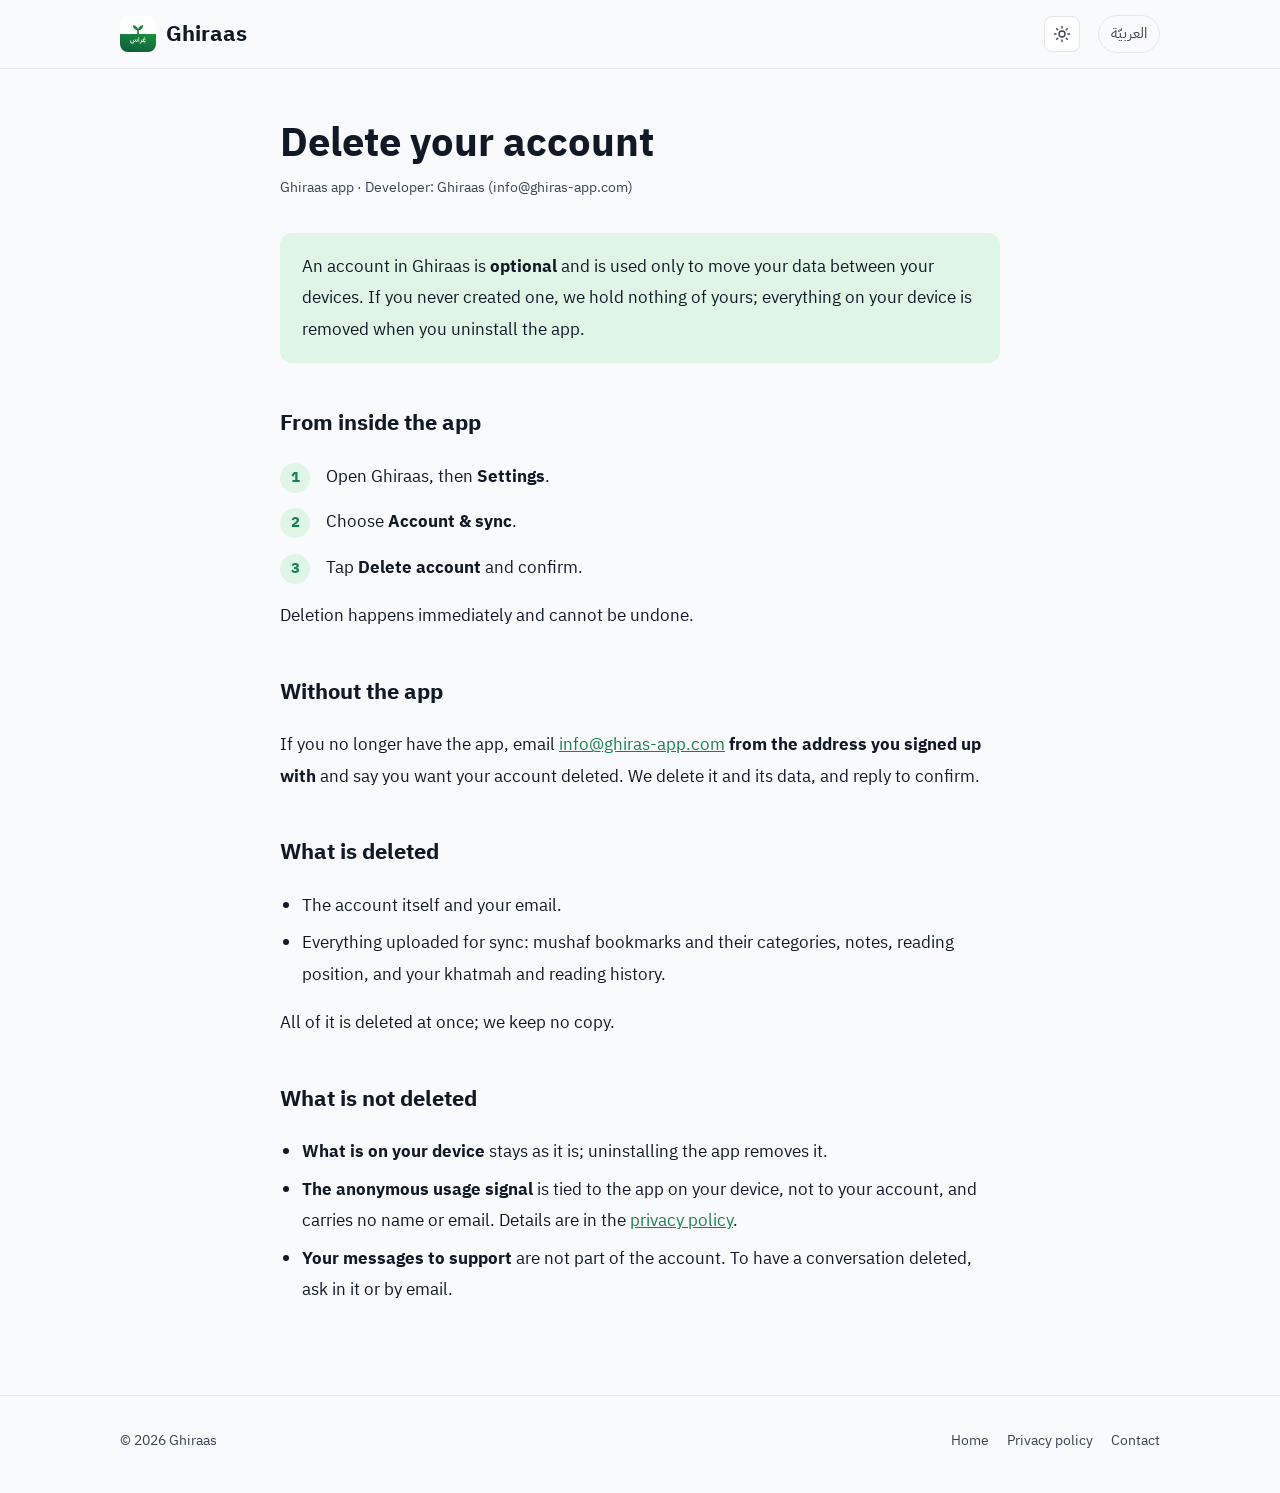
<file: en/delete-account/index.html>
<!doctype html>
<html lang="en" dir="ltr">
<head>
<meta charset="utf-8">
<meta name="viewport" content="width=device-width, initial-scale=1">
<title>Delete your account · Ghiraas</title>
<meta name="description" content="How to delete your Ghiraas account and the data we hold for it.">
<meta name="theme-color" content="#0D121C">
<link rel="canonical" href="https://ghiras-app.com/en/delete-account/">
<link rel="alternate" hreflang="ar" href="https://ghiras-app.com/delete-account/">
<link rel="alternate" hreflang="en" href="https://ghiras-app.com/en/delete-account/">
<link rel="icon" type="image/png" href="/assets/img/favicon.png">
<link rel="preconnect" href="https://fonts.googleapis.com">
<link rel="preconnect" href="https://fonts.gstatic.com" crossorigin>
<link href="https://fonts.googleapis.com/css2?family=IBM+Plex+Sans+Arabic:wght@400;600;700&display=swap" rel="stylesheet">
<script>try{var t=localStorage.getItem("ghiras-theme");if(t==="dark"||t==="light")document.documentElement.setAttribute("data-theme",t)}catch(e){}</script>
<link rel="stylesheet" href="/assets/style.css">
</head>
<body>
<header class="top">
  <div class="wrap">
    <a class="brand" href="/en/"><img src="/assets/img/icon-256.png" alt="" width="36" height="36">Ghiraas</a>
    <nav class="nav"><button class="theme-btn" type="button" aria-label="Dark or light mode"><svg class="sun" viewBox="0 0 24 24" fill="none" stroke="currentColor" stroke-width="1.8" stroke-linecap="round" aria-hidden="true"><circle cx="12" cy="12" r="4"/><path d="M12 2v2M12 20v2M4.9 4.9l1.4 1.4M17.7 17.7l1.4 1.4M2 12h2M20 12h2M4.9 19.1l1.4-1.4M17.7 6.3l1.4-1.4"/></svg><svg class="moon" viewBox="0 0 24 24" fill="none" stroke="currentColor" stroke-width="1.8" stroke-linecap="round" stroke-linejoin="round" aria-hidden="true"><path d="M20 14.5A8 8 0 0 1 9.5 4a8 8 0 1 0 10.5 10.5z"/></svg></button><a class="lang" href="/delete-account/" hreflang="ar" lang="ar">العربيّة</a></nav>
  </div>
</header>

<main class="doc">
  <div class="wrap">
    <h1>Delete your account</h1>
    <p class="meta">Ghiraas app · Developer: Ghiraas (info@ghiras-app.com)</p>

    <div class="summary">An account in Ghiraas is <strong>optional</strong> and is used only to move your data between your devices. If you never created one, we hold nothing of yours; everything on your device is removed when you uninstall the app.</div>

    <h2>From inside the app</h2>
    <ol class="steps">
      <li>Open Ghiraas, then <strong>Settings</strong>.</li>
      <li>Choose <strong>Account &amp; sync</strong>.</li>
      <li>Tap <strong>Delete account</strong> and confirm.</li>
    </ol>
    <p>Deletion happens immediately and cannot be undone.</p>

    <h2>Without the app</h2>
    <p>If you no longer have the app, email <a href="mailto:info@ghiras-app.com?subject=Delete%20my%20account">info@ghiras-app.com</a> <strong>from the address you signed up with</strong> and say you want your account deleted. We delete it and its data, and reply to confirm.</p>

    <h2>What is deleted</h2>
    <ul>
      <li>The account itself and your email.</li>
      <li>Everything uploaded for sync: mushaf bookmarks and their categories, notes, reading position, and your khatmah and reading history.</li>
    </ul>
    <p>All of it is deleted at once; we keep no copy.</p>

    <h2>What is not deleted</h2>
    <ul>
      <li><strong>What is on your device</strong> stays as it is; uninstalling the app removes it.</li>
      <li><strong>The anonymous usage signal</strong> is tied to the app on your device, not to your account, and carries no name or email. Details are in the <a href="/en/privacy/">privacy policy</a>.</li>
      <li><strong>Your messages to support</strong> are not part of the account. To have a conversation deleted, ask in it or by email.</li>
    </ul>
  </div>
</main>

<footer class="foot">
  <div class="wrap">
    <span>© 2026 Ghiraas</span>
    <nav>
      <a href="/en/">Home</a>
      <a href="/en/privacy/">Privacy policy</a>
      <a href="mailto:info@ghiras-app.com">Contact</a>
    </nav>
  </div>
</footer>
<script src="/assets/site.js" defer></script>
</body>
</html>
</file>
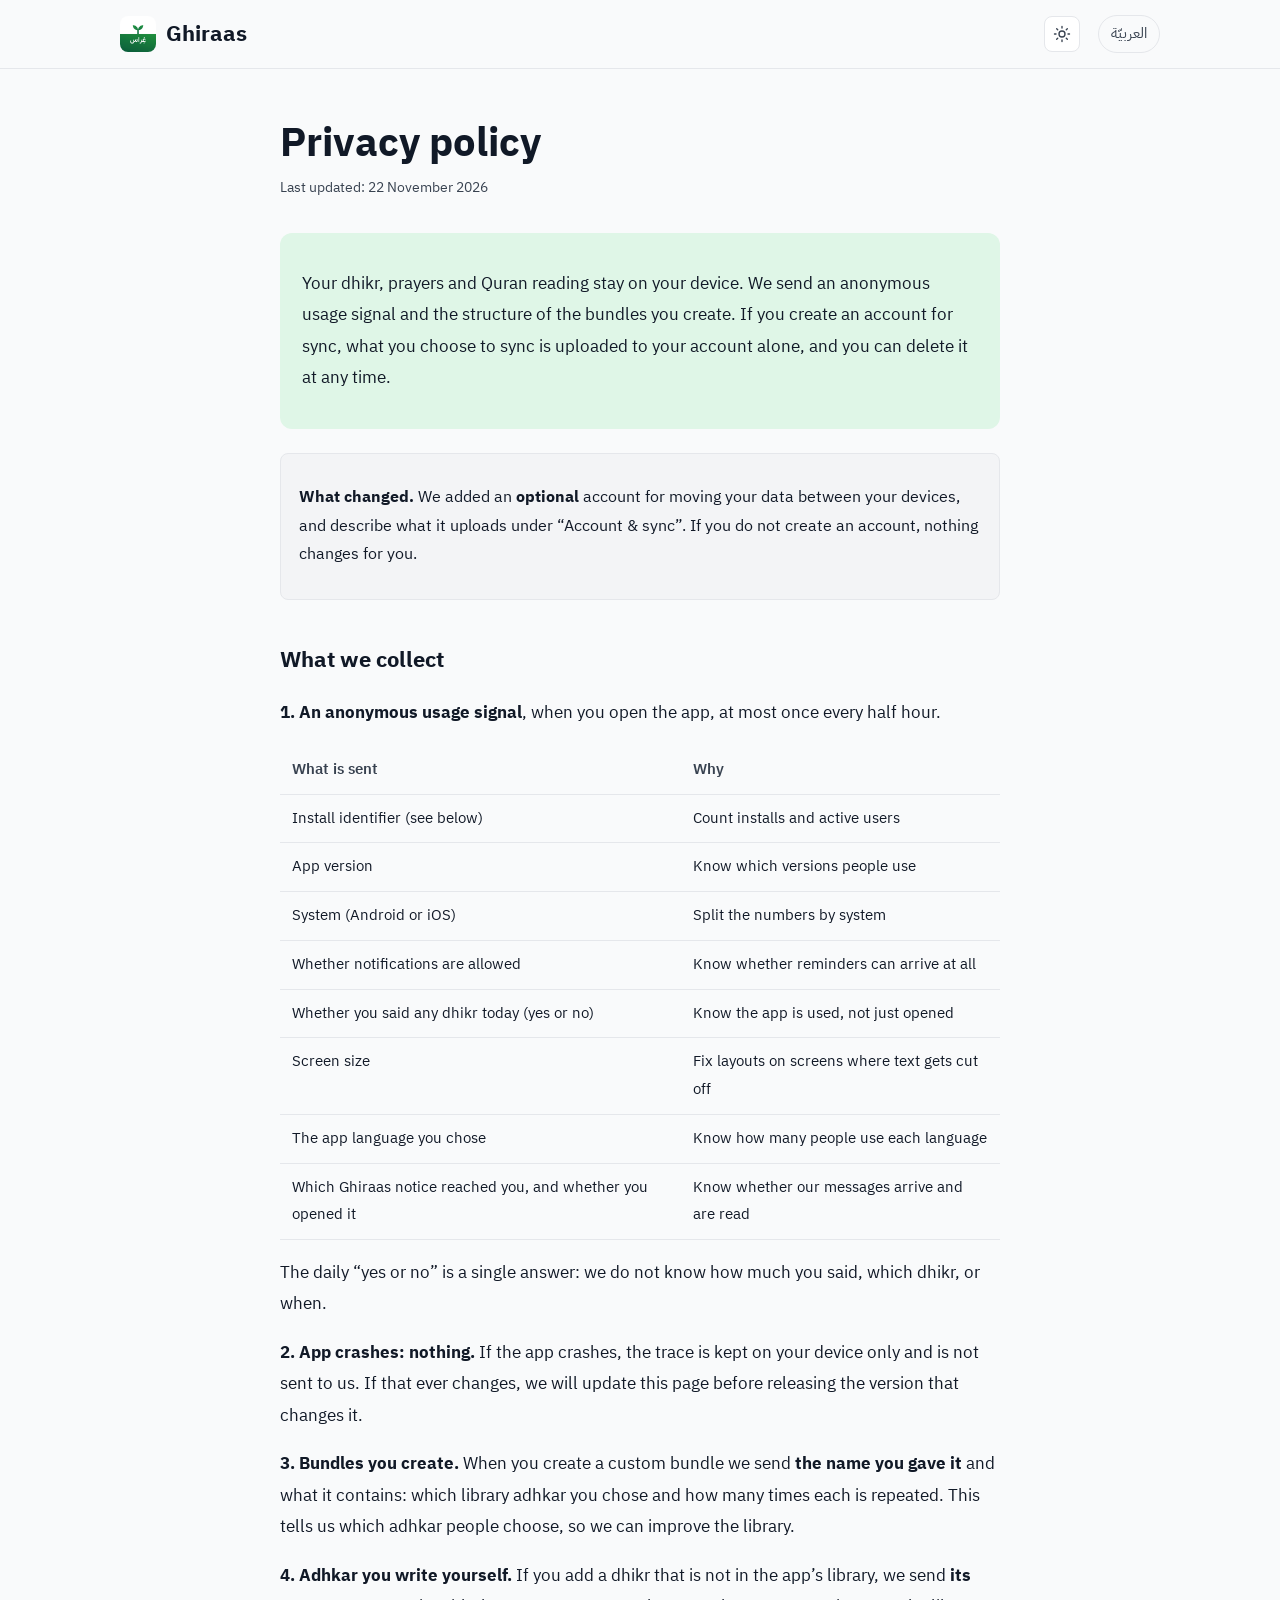
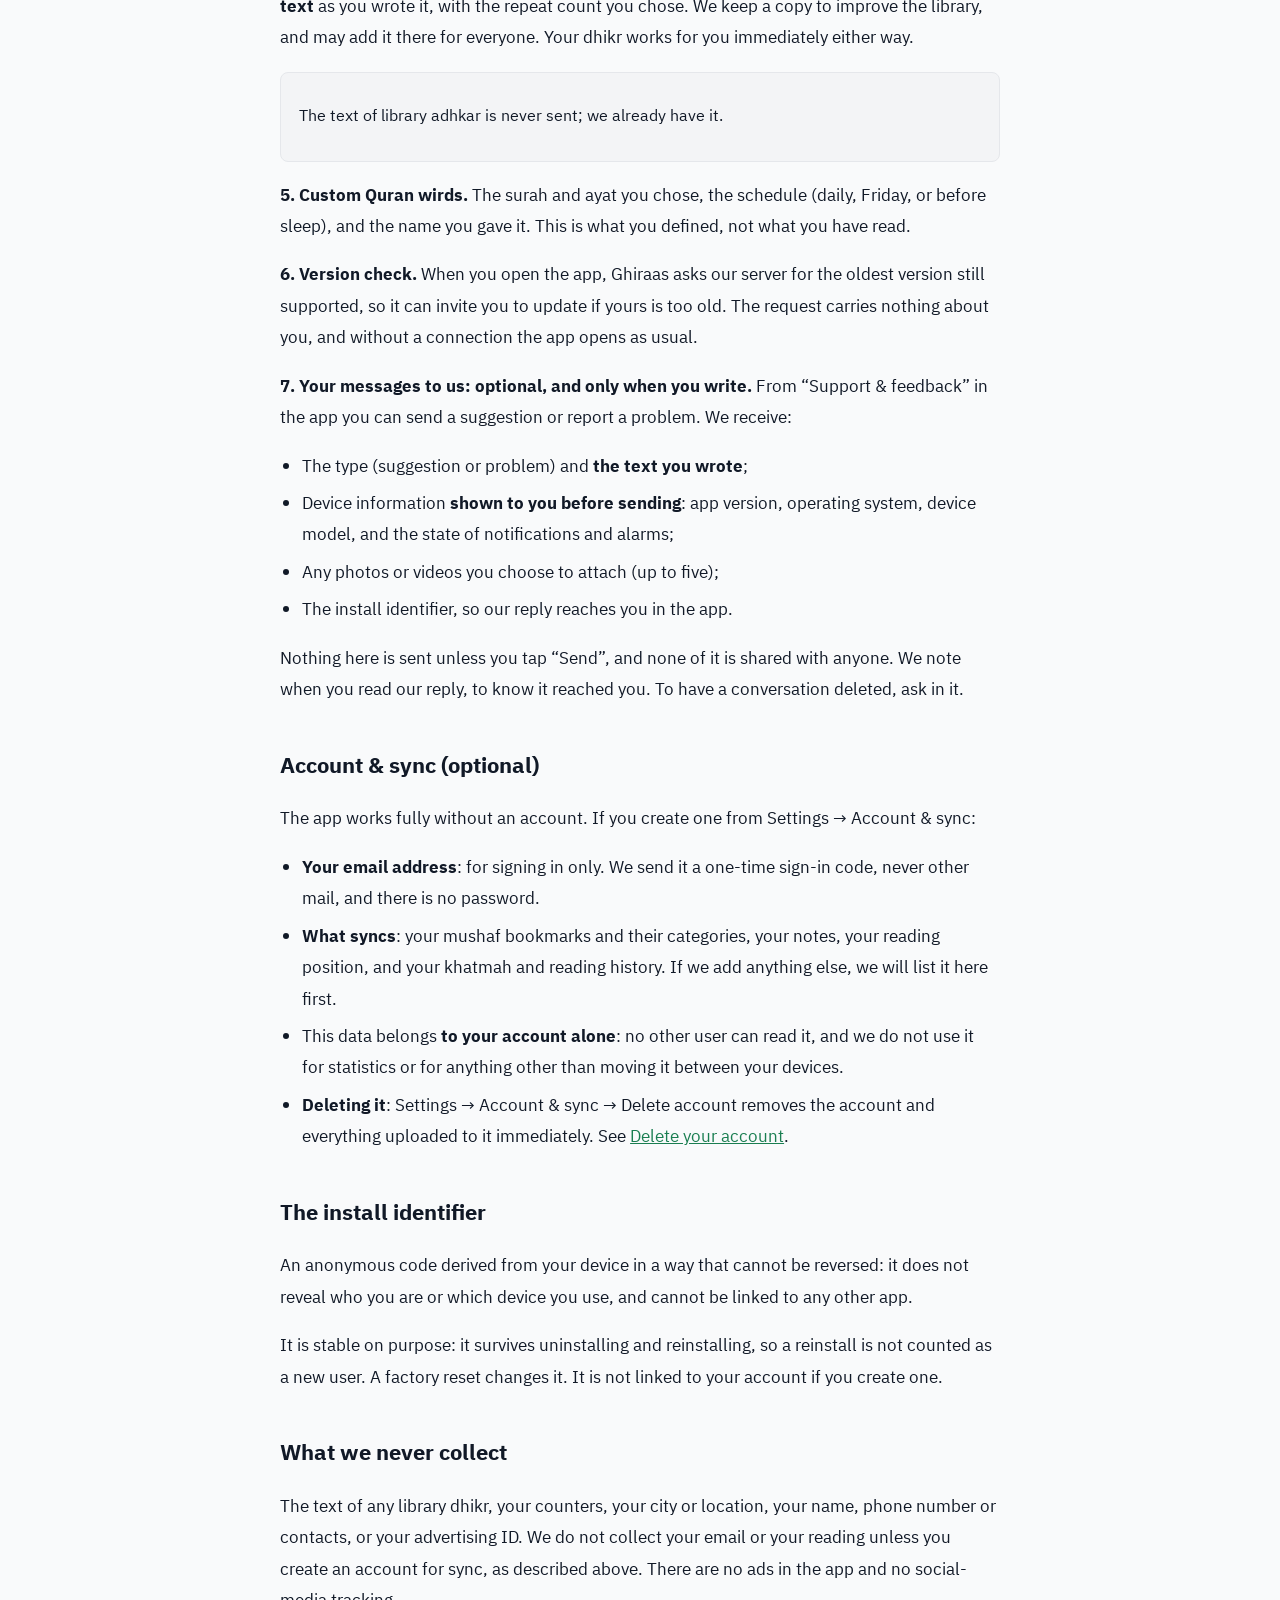
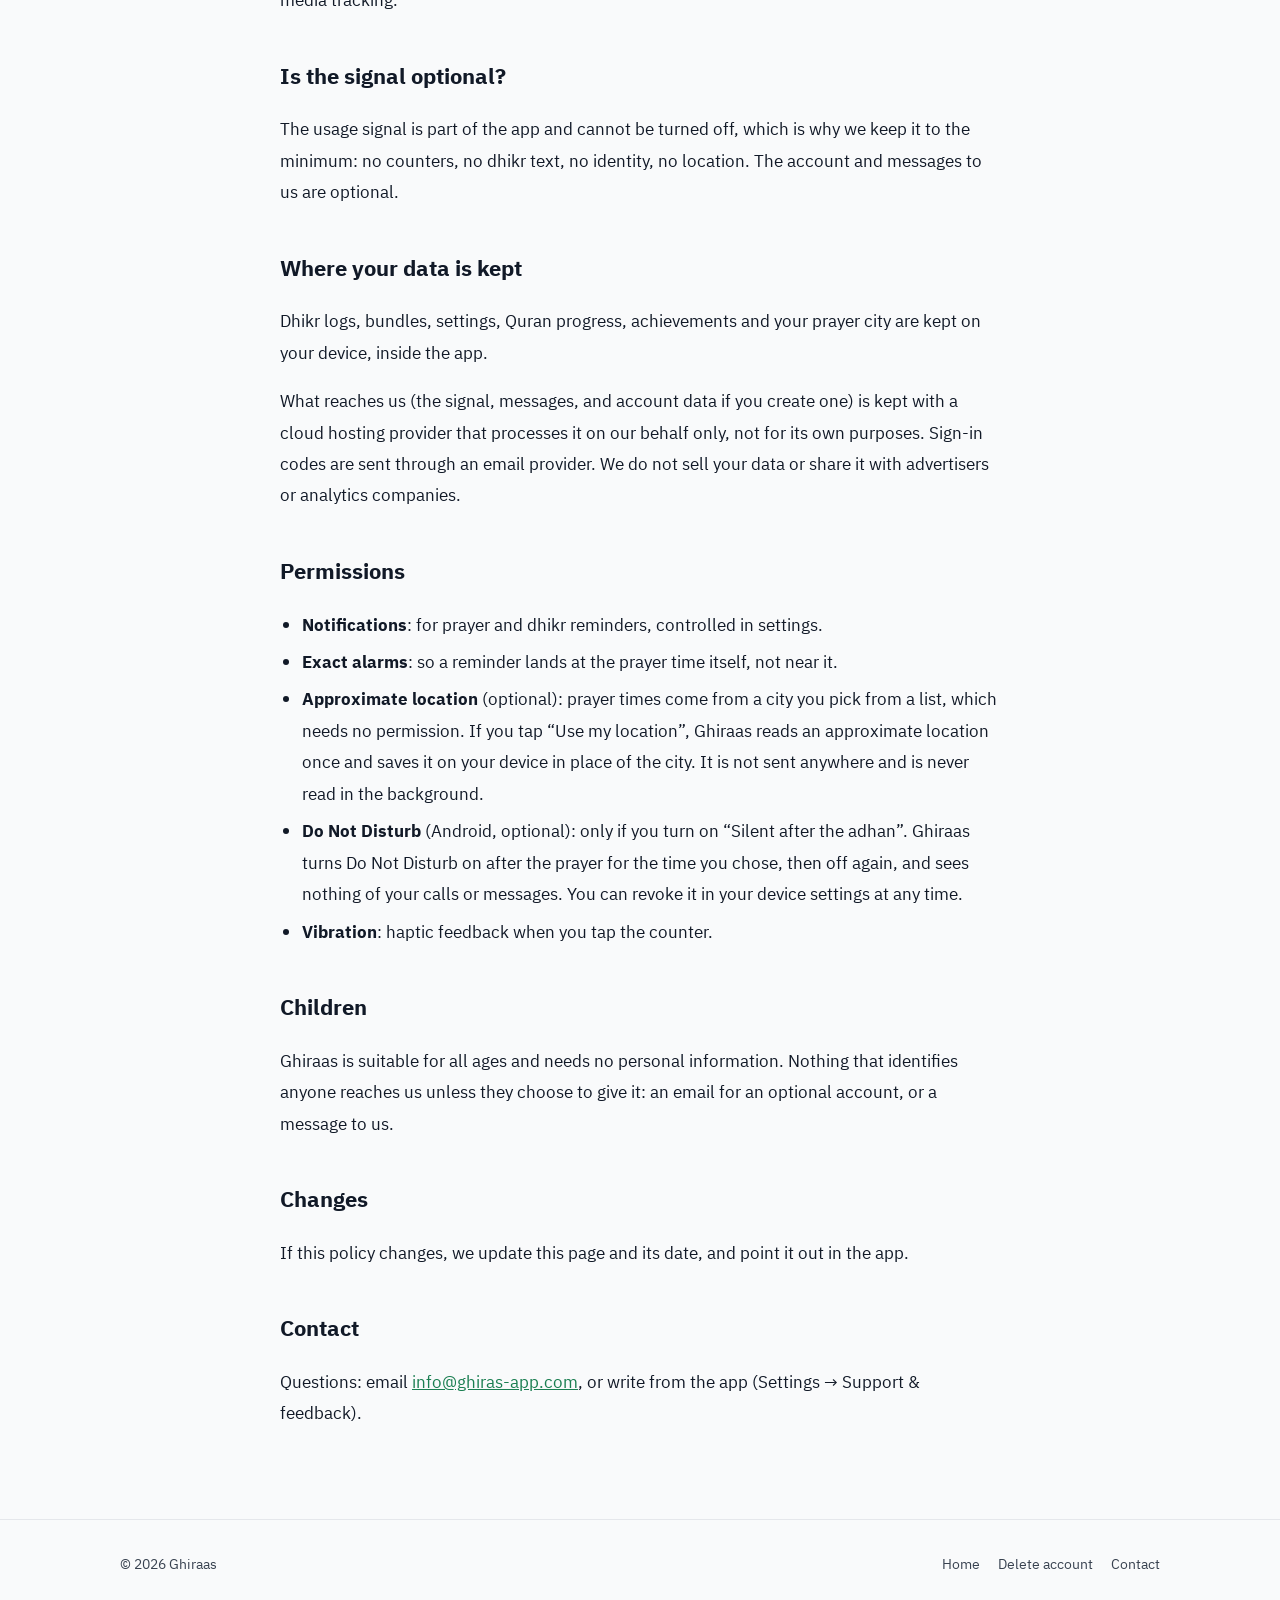
<file: en/privacy/index.html>
<!doctype html>
<html lang="en" dir="ltr">
<head>
<meta charset="utf-8">
<meta name="viewport" content="width=device-width, initial-scale=1">
<title>Privacy policy · Ghiraas</title>
<meta name="description" content="What Ghiraas sends, why, and what never leaves your device.">
<meta name="theme-color" content="#0D121C">
<link rel="canonical" href="https://ghiras-app.com/en/privacy/">
<link rel="alternate" hreflang="ar" href="https://ghiras-app.com/privacy/">
<link rel="alternate" hreflang="en" href="https://ghiras-app.com/en/privacy/">
<link rel="icon" type="image/png" href="/assets/img/favicon.png">
<link rel="preconnect" href="https://fonts.googleapis.com">
<link rel="preconnect" href="https://fonts.gstatic.com" crossorigin>
<link href="https://fonts.googleapis.com/css2?family=IBM+Plex+Sans+Arabic:wght@400;600;700&display=swap" rel="stylesheet">
<script>try{var t=localStorage.getItem("ghiras-theme");if(t==="dark"||t==="light")document.documentElement.setAttribute("data-theme",t)}catch(e){}</script>
<link rel="stylesheet" href="/assets/style.css">
</head>
<body>
<header class="top">
  <div class="wrap">
    <a class="brand" href="/en/"><img src="/assets/img/icon-256.png" alt="" width="36" height="36">Ghiraas</a>
    <nav class="nav"><button class="theme-btn" type="button" aria-label="Dark or light mode"><svg class="sun" viewBox="0 0 24 24" fill="none" stroke="currentColor" stroke-width="1.8" stroke-linecap="round" aria-hidden="true"><circle cx="12" cy="12" r="4"/><path d="M12 2v2M12 20v2M4.9 4.9l1.4 1.4M17.7 17.7l1.4 1.4M2 12h2M20 12h2M4.9 19.1l1.4-1.4M17.7 6.3l1.4-1.4"/></svg><svg class="moon" viewBox="0 0 24 24" fill="none" stroke="currentColor" stroke-width="1.8" stroke-linecap="round" stroke-linejoin="round" aria-hidden="true"><path d="M20 14.5A8 8 0 0 1 9.5 4a8 8 0 1 0 10.5 10.5z"/></svg></button><a class="lang" href="/privacy/" hreflang="ar" lang="ar">العربيّة</a></nav>
  </div>
</header>
<main class="doc">
  <div class="wrap">
    <h1>Privacy policy</h1>
    <p class="meta">Last updated: 22 November 2026</p>
<div class="summary"><p>Your dhikr, prayers and Quran reading stay on your device. We send an anonymous usage signal and the structure of the bundles you create. If you create an account for sync, what you choose to sync is uploaded to your account alone, and you can delete it at any time.</p></div>
<div class="note"><p><strong>What changed.</strong> We added an <strong>optional</strong> account for moving your data between your devices, and describe what it uploads under “Account &amp; sync”. If you do not create an account, nothing changes for you.</p></div>

<h2>What we collect</h2>
<p><strong>1. An anonymous usage signal</strong>, when you open the app, at most once every half hour.</p>
<div class="table-wrap"><table><thead><tr><th>What is sent</th><th>Why</th></tr></thead><tbody>
<tr><td>Install identifier (see below)</td><td>Count installs and active users</td></tr>
<tr><td>App version</td><td>Know which versions people use</td></tr>
<tr><td>System (Android or iOS)</td><td>Split the numbers by system</td></tr>
<tr><td>Whether notifications are allowed</td><td>Know whether reminders can arrive at all</td></tr>
<tr><td>Whether you said any dhikr today (yes or no)</td><td>Know the app is used, not just opened</td></tr>
<tr><td>Screen size</td><td>Fix layouts on screens where text gets cut off</td></tr>
<tr><td>The app language you chose</td><td>Know how many people use each language</td></tr>
<tr><td>Which Ghiraas notice reached you, and whether you opened it</td><td>Know whether our messages arrive and are read</td></tr>
</tbody></table></div>
<p>The daily “yes or no” is a single answer: we do not know how much you said, which dhikr, or when.</p>

<p><strong>2. App crashes: nothing.</strong> If the app crashes, the trace is kept on your device only and is not sent to us. If that ever changes, we will update this page before releasing the version that changes it.</p>

<p><strong>3. Bundles you create.</strong> When you create a custom bundle we send <strong>the name you gave it</strong> and what it contains: which library adhkar you chose and how many times each is repeated. This tells us which adhkar people choose, so we can improve the library.</p>

<p><strong>4. Adhkar you write yourself.</strong> If you add a dhikr that is not in the app’s library, we send <strong>its text</strong> as you wrote it, with the repeat count you chose. We keep a copy to improve the library, and may add it there for everyone. Your dhikr works for you immediately either way.</p>
<div class="note"><p>The text of library adhkar is never sent; we already have it.</p></div>

<p><strong>5. Custom Quran wirds.</strong> The surah and ayat you chose, the schedule (daily, Friday, or before sleep), and the name you gave it. This is what you defined, not what you have read.</p>

<p><strong>6. Version check.</strong> When you open the app, Ghiraas asks our server for the oldest version still supported, so it can invite you to update if yours is too old. The request carries nothing about you, and without a connection the app opens as usual.</p>

<p><strong>7. Your messages to us: optional, and only when you write.</strong> From “Support &amp; feedback” in the app you can send a suggestion or report a problem. We receive:</p>
<ul><li>The type (suggestion or problem) and <strong>the text you wrote</strong>;</li><li>Device information <strong>shown to you before sending</strong>: app version, operating system, device model, and the state of notifications and alarms;</li><li>Any photos or videos you choose to attach (up to five);</li><li>The install identifier, so our reply reaches you in the app.</li></ul>
<p>Nothing here is sent unless you tap “Send”, and none of it is shared with anyone. We note when you read our reply, to know it reached you. To have a conversation deleted, ask in it.</p>

<h2>Account &amp; sync (optional)</h2>
<p>The app works fully without an account. If you create one from Settings → Account &amp; sync:</p>
<ul><li><strong>Your email address</strong>: for signing in only. We send it a one-time sign-in code, never other mail, and there is no password.</li><li><strong>What syncs</strong>: your mushaf bookmarks and their categories, your notes, your reading position, and your khatmah and reading history. If we add anything else, we will list it here first.</li><li>This data belongs <strong>to your account alone</strong>: no other user can read it, and we do not use it for statistics or for anything other than moving it between your devices.</li><li><strong>Deleting it</strong>: Settings → Account &amp; sync → Delete account removes the account and everything uploaded to it immediately. See <a href="/en/delete-account/">Delete your account</a>.</li></ul>

<h2>The install identifier</h2>
<p>An anonymous code derived from your device in a way that cannot be reversed: it does not reveal who you are or which device you use, and cannot be linked to any other app.</p>
<p>It is stable on purpose: it survives uninstalling and reinstalling, so a reinstall is not counted as a new user. A factory reset changes it. It is not linked to your account if you create one.</p>

<h2>What we never collect</h2>
<p>The text of any library dhikr, your counters, your city or location, your name, phone number or contacts, or your advertising ID. We do not collect your email or your reading unless you create an account for sync, as described above. There are no ads in the app and no social-media tracking.</p>

<h2>Is the signal optional?</h2>
<p>The usage signal is part of the app and cannot be turned off, which is why we keep it to the minimum: no counters, no dhikr text, no identity, no location. The account and messages to us are optional.</p>

<h2>Where your data is kept</h2>
<p>Dhikr logs, bundles, settings, Quran progress, achievements and your prayer city are kept on your device, inside the app.</p>
<p>What reaches us (the signal, messages, and account data if you create one) is kept with a cloud hosting provider that processes it on our behalf only, not for its own purposes. Sign-in codes are sent through an email provider. We do not sell your data or share it with advertisers or analytics companies.</p>

<h2>Permissions</h2>
<ul><li><strong>Notifications</strong>: for prayer and dhikr reminders, controlled in settings.</li><li><strong>Exact alarms</strong>: so a reminder lands at the prayer time itself, not near it.</li><li><strong>Approximate location</strong> (optional): prayer times come from a city you pick from a list, which needs no permission. If you tap “Use my location”, Ghiraas reads an approximate location once and saves it on your device in place of the city. It is not sent anywhere and is never read in the background.</li><li><strong>Do Not Disturb</strong> (Android, optional): only if you turn on “Silent after the adhan”. Ghiraas turns Do Not Disturb on after the prayer for the time you chose, then off again, and sees nothing of your calls or messages. You can revoke it in your device settings at any time.</li><li><strong>Vibration</strong>: haptic feedback when you tap the counter.</li></ul>

<h2>Children</h2>
<p>Ghiraas is suitable for all ages and needs no personal information. Nothing that identifies anyone reaches us unless they choose to give it: an email for an optional account, or a message to us.</p>

<h2>Changes</h2>
<p>If this policy changes, we update this page and its date, and point it out in the app.</p>

<h2>Contact</h2>
<p>Questions: email <a href="mailto:info@ghiras-app.com">info@ghiras-app.com</a>, or write from the app (Settings → Support &amp; feedback).</p>

  </div>
</main>
<footer class="foot">
  <div class="wrap">
    <span>© 2026 Ghiraas</span>
    <nav>
      <a href="/en/">Home</a>
      <a href="/en/delete-account/">Delete account</a>
      <a href="mailto:info@ghiras-app.com">Contact</a>
    </nav>
  </div>
</footer>
<script src="/assets/site.js" defer></script>
</body>
</html>
</file>
<file: assets/style.css>
/* غِراس — الألوانُ والخطُّ والزوايا. */
:root {
  --bg: #F9FAFB;
  --bg-soft: #F3F4F6;
  --card: #FFFFFF;
  --ink: #111927;
  --ink-soft: #384250;
  --line: #E5E7EB;
  --sage: #1A7E51;
  --sage-soft: #DFF6E7;
  --btn: #166A45;
  --btn-ink: #FFFFFF;
  --shot-edge: rgba(17, 25, 39, .10);
  --radius: 12px;
  --wrap: 1080px;
  --font-body: "IBM Plex Sans Arabic", system-ui, -apple-system, "Segoe UI", sans-serif;
  --font-display: "IBM Plex Sans Arabic", system-ui, -apple-system, "Segoe UI", sans-serif;
  --particle: 26, 126, 81;   /* g600 — يُقرأ في site.js لونَ الجزيئات */
  --particle-boost: 1.7;     /* الورقُ الأبيض يبتلع النقطة؛ على الداكن 1.2 */
  --glow: rgba(26, 126, 81, .10);
  --dots: rgba(17, 25, 39, .07);
  color-scheme: light;
}
/* الداكن: يتبع النظامَ ما لم يختر الزائرُ بالزرّ (data-theme على <html>). */
@media (prefers-color-scheme: dark) {
  :root:not([data-theme="light"]) {
    --bg: #0D121C;
    --bg-soft: #111927;
    --card: #111927;
    --ink: #F9FAFB;
    --ink-soft: #D2D6DB;
    --line: #2A3441;
    --sage: #54C08A;
    --sage-soft: #14573A;
    --btn: #166A45;
    --btn-ink: #FFFFFF;
    --shot-edge: rgba(255, 255, 255, .10);
    --particle: 84, 192, 138;
    --particle-boost: 1.2;
    --glow: rgba(26, 126, 81, .28);
    --dots: rgba(255, 255, 255, .06);
    color-scheme: dark;
  }
}
:root[data-theme="dark"] {
  --bg: #0D121C;
  --bg-soft: #111927;
  --card: #111927;
  --ink: #F9FAFB;
  --ink-soft: #D2D6DB;
  --line: #2A3441;
  --sage: #54C08A;
  --sage-soft: #14573A;
  --btn: #166A45;
  --btn-ink: #FFFFFF;
  --shot-edge: rgba(255, 255, 255, .10);
  --particle: 84, 192, 138;
  --particle-boost: 1.2;
  --glow: rgba(26, 126, 81, .28);
  --dots: rgba(255, 255, 255, .06);
  color-scheme: dark;
}
body, .top, .feature, .support-card { transition: background-color .25s ease, color .25s ease, border-color .25s ease; }

/* زرُّ الوضع */
.theme-btn {
  width: 36px; height: 36px; border-radius: 8px; border: 1px solid var(--line);
  background: var(--card); color: var(--ink-soft); display: grid; place-items: center; cursor: pointer; padding: 0;
}
.theme-btn:hover { color: var(--ink); }
.theme-btn svg { width: 18px; height: 18px; animation: icon-in .6s cubic-bezier(.22, 1, .36, 1); }
@keyframes icon-in { from { transform: rotate(-120deg) scale(.3); opacity: 0; } }

/* انتقالُ الوضع: الدائرةُ يرسمها site.js على اللقطة الجديدة، فلا تلاشيَ افتراضيّ. */
::view-transition-old(root), ::view-transition-new(root) { animation: none; mix-blend-mode: normal; }
::view-transition-new(root) { z-index: 2; }
.vt-theme, .vt-theme * { transition: none !important; }
@media (prefers-reduced-motion: reduce) {
  .theme-btn svg { animation: none; }
}
.theme-btn .moon { display: none; }
:root[data-theme="dark"] .theme-btn .sun { display: none; }
:root[data-theme="dark"] .theme-btn .moon { display: block; }
@media (prefers-color-scheme: dark) {
  :root:not([data-theme="light"]) .theme-btn .sun { display: none; }
  :root:not([data-theme="light"]) .theme-btn .moon { display: block; }
}

/* حقلُ الجزيئات */
.hero { position: relative; overflow: hidden; }
.hero::before {
  content: ""; position: absolute; inset: 0; pointer-events: none;
  background: radial-gradient(circle at var(--hx, 25%) 55%, var(--glow), transparent 60%);
}
[dir="rtl"] .hero { --hx: 25%; }
[dir="ltr"] .hero { --hx: 75%; }
.hero canvas.particles { position: absolute; inset: 0; width: 100%; height: 100%; pointer-events: none; }
.hero .wrap { position: relative; }
@media (max-width: 820px) {
  [dir="rtl"] .hero, [dir="ltr"] .hero { --hx: 50%; }
  .hero::before { background: radial-gradient(circle at 50% 78%, var(--glow), transparent 55%); }
}

/* نقاطُ البطاقات */
.feature, .support-card {
  background-image: radial-gradient(var(--dots) 1px, transparent 1.2px);
  background-size: 14px 14px;
}

* { box-sizing: border-box; }
html { -webkit-text-size-adjust: 100%; scroll-behavior: smooth; }
body {
  margin: 0;
  background: var(--bg);
  color: var(--ink);
  font-family: var(--font-body);
  font-size: 17px;
  line-height: 1.85;
  overflow-x: hidden;
}
img { max-width: 100%; display: block; }
a { color: var(--sage); }
.wrap { max-width: var(--wrap); margin: 0 auto; padding: 0 20px; }

/* الرأس */
.top { border-bottom: 1px solid var(--line); }
.top .wrap { display: flex; align-items: center; justify-content: space-between; height: 68px; gap: 12px; }
.brand { display: flex; align-items: center; gap: 10px; text-decoration: none; color: var(--ink); font-family: var(--font-display); font-size: 22px; font-weight: 700; }
.brand img { width: 36px; height: 36px; border-radius: 8px; }
.nav { display: flex; align-items: center; gap: 18px; font-size: 15px; }
.nav a { color: var(--ink-soft); text-decoration: none; }
.nav a:hover { color: var(--ink); }
.lang { border: 1px solid var(--line); border-radius: 999px; padding: 4px 12px; }
@media (max-width: 640px) { .nav .hide-sm { display: none; } }

/* البطل */
.hero { padding: 64px 0 40px; }
.hero .wrap { display: grid; grid-template-columns: 1.1fr .9fr; gap: 48px; align-items: center; }
.hero h1 { font-family: var(--font-display); font-size: clamp(36px, 5.4vw, 56px); line-height: 1.3; font-weight: 700; letter-spacing: -.01em; margin: 0 0 16px; }
.hero p.lead { font-size: 19px; color: var(--ink-soft); margin: 0 0 28px; max-width: 34em; }
.cta { display: flex; flex-wrap: wrap; gap: 12px; align-items: center; }
.btn {
  display: inline-flex; align-items: center; gap: 10px;
  background: var(--btn); color: var(--btn-ink);
  padding: 12px 22px; border-radius: 8px; text-decoration: none; font-weight: 600; font-size: 16px;
}
.btn svg { width: 22px; height: 22px; flex: none; }
.btn small { display: block; font-weight: 400; font-size: 11px; opacity: .8; line-height: 1.2; }
.btn span { line-height: 1.25; }
.btn.ghost { background: transparent; color: var(--ink-soft); border: 1px solid var(--line); cursor: default; }
.hero .shot { justify-self: center; }
@media (max-width: 820px) {
  .hero { padding: 40px 0 24px; }
  .hero .wrap { grid-template-columns: 1fr; gap: 36px; }
}

/* اللقطات */
.shot {
  width: 100%; max-width: 300px; border-radius: 34px; overflow: hidden;
  border: 1px solid var(--shot-edge);
  box-shadow: 0 30px 60px -30px rgba(0, 0, 0, .45);
  background: #0D121C;
}
.shot img { width: 100%; height: auto; }

/* الأقسام */
section { padding: 56px 0; }
.section-title { font-family: var(--font-display); font-weight: 700; font-size: clamp(26px, 3.4vw, 34px); margin: 0 0 8px; line-height: 1.3; }
.section-sub { color: var(--ink-soft); margin: 0 0 36px; max-width: 40em; }

.features { display: grid; grid-template-columns: repeat(3, 1fr); gap: 16px; }
.feature { background: var(--card); border: 1px solid var(--line); border-radius: var(--radius); padding: 24px; }
.feature .ic { width: 44px; height: 44px; border-radius: 8px; background: var(--sage-soft); color: var(--sage); display: grid; place-items: center; margin-bottom: 14px; }
.feature .ic svg { width: 22px; height: 22px; }
.feature h3 { margin: 0 0 6px; font-size: 19px; }
.feature p { margin: 0; color: var(--ink-soft); font-size: 15.5px; line-height: 1.75; }
@media (max-width: 900px) { .features { grid-template-columns: repeat(2, 1fr); } }
@media (max-width: 560px) { .features { grid-template-columns: 1fr; } }

.gallery { display: grid; grid-template-columns: repeat(4, 1fr); gap: 20px; }
.gallery figure { margin: 0; }
.gallery .shot { max-width: none; border-radius: 20px; }
.gallery figcaption { text-align: center; color: var(--ink-soft); font-size: 14px; margin-top: 10px; }
@media (max-width: 820px) {
  .gallery { grid-template-columns: none; grid-auto-flow: column; grid-auto-columns: 62%; overflow-x: auto; scroll-snap-type: x mandatory; padding-bottom: 8px; }
  .gallery figure { scroll-snap-align: center; }
}

.privacy-band { background: var(--bg-soft); border-block: 1px solid var(--line); }
.points { display: grid; grid-template-columns: repeat(3, 1fr); gap: 24px; }
.points h3 { margin: 0 0 4px; font-size: 18px; }
.points p { margin: 0; color: var(--ink-soft); font-size: 15.5px; }
@media (max-width: 760px) { .points { grid-template-columns: 1fr; } }

.support-card { background: var(--card); border: 1px solid var(--line); border-radius: var(--radius); padding: 32px; display: flex; flex-wrap: wrap; gap: 20px; align-items: center; justify-content: space-between; }
.support-card h2 { margin: 0 0 4px; font-family: var(--font-display); font-size: 26px; font-weight: 700; }
.support-card p { margin: 0; color: var(--ink-soft); }

/* صفحات المستندات */
.doc { padding: 48px 0 72px; }
.doc .wrap { max-width: 760px; }
.doc h1 { font-family: var(--font-display); font-weight: 700; font-size: clamp(30px, 4.4vw, 40px); line-height: 1.3; margin: 0 0 6px; }
.doc .meta { color: var(--ink-soft); font-size: 14px; margin: 0 0 32px; }
.doc h2 { font-size: 22px; margin: 40px 0 10px; }
.doc h3 { font-size: 18px; margin: 28px 0 8px; }
.doc p, .doc li { color: var(--ink); }
.doc ul, .doc ol { padding-inline-start: 1.3em; }
.doc li { margin-bottom: 6px; }
.doc .note { background: var(--bg-soft); border: 1px solid var(--line); border-radius: 8px; padding: 14px 18px; margin: 18px 0; color: var(--ink-soft); font-size: 15.5px; }
.doc .summary { background: var(--sage-soft); border-radius: 12px; padding: 18px 22px; margin: 0 0 24px; }
.table-wrap { overflow-x: auto; margin: 14px 0; }
.doc table { width: 100%; border-collapse: collapse; font-size: 15px; }
.doc th, .doc td { text-align: start; padding: 10px 12px; border-bottom: 1px solid var(--line); vertical-align: top; }
.doc th { color: var(--ink-soft); font-weight: 600; }
.steps { counter-reset: s; list-style: none; padding: 0 !important; }
.steps li { counter-increment: s; position: relative; padding-inline-start: 46px; margin-bottom: 14px; }
.steps li::before { content: counter(s); position: absolute; inset-inline-start: 0; top: 2px; width: 30px; height: 30px; border-radius: 50%; background: var(--sage-soft); color: var(--sage); display: grid; place-items: center; font-weight: 700; font-size: 15px; }
code { font-family: ui-monospace, Menlo, monospace; font-size: .9em; background: var(--bg-soft); padding: 1px 6px; border-radius: 6px; }

/* التذييل */
.foot { border-top: 1px solid var(--line); padding: 32px 0 40px; color: var(--ink-soft); font-size: 14px; }
.foot .wrap { display: flex; flex-wrap: wrap; gap: 12px 28px; justify-content: space-between; align-items: center; }
.foot nav { display: flex; flex-wrap: wrap; gap: 18px; }
.foot a { color: var(--ink-soft); text-decoration: none; }
.foot a:hover { color: var(--ink); }
</file>
